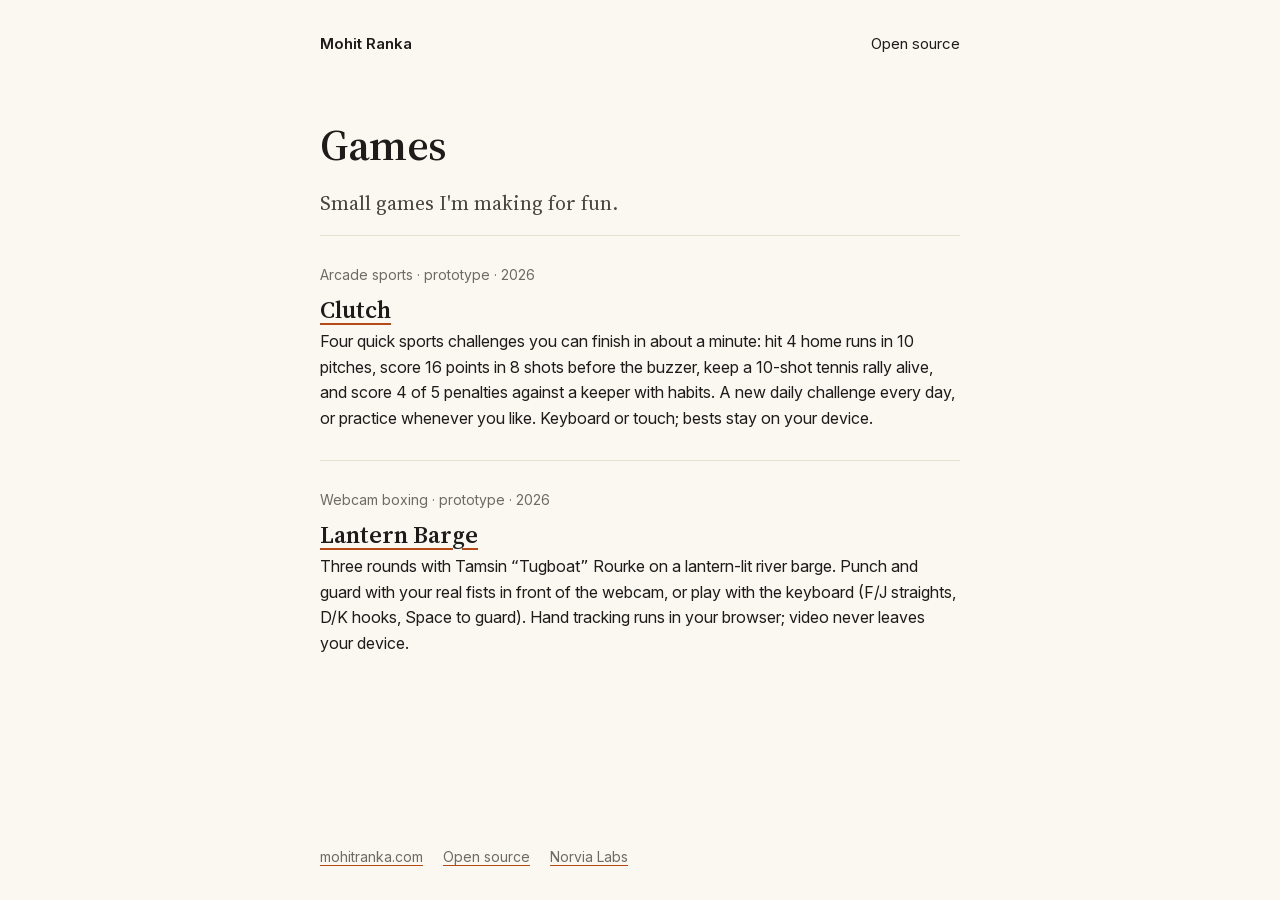
<file: index.html>
<!doctype html>
<html lang="en">
<head>
<meta charset="utf-8">
<meta name="viewport" content="width=device-width, initial-scale=1">
<title>Games · Mohit Ranka</title>
<meta name="description" content="Small games by Mohit Ranka: Clutch, four quick arcade sports challenges, and Lantern Barge, a webcam boxing prototype.">
<link rel="canonical" href="https://games.mohitranka.com/">
<meta property="og:title" content="Games · Mohit Ranka">
<meta property="og:description" content="Small games by Mohit Ranka: Clutch, four quick arcade sports challenges, and Lantern Barge, a webcam boxing prototype.">
<meta property="og:url" content="https://games.mohitranka.com/">
<meta property="og:image" content="https://www.mohitranka.com/images/og.png">
<link rel="preload" href="fonts/source-serif-4-normal-200-900.woff2" as="font" type="font/woff2" crossorigin>
<link rel="stylesheet" href="style.css">
</head>
<body>
<header>
  <a class="home" href="https://www.mohitranka.com/">Mohit Ranka</a>
  <a href="https://opensource.mohitranka.com/">Open source</a>
</header>
<main>
  <h1>Games</h1>
  <p class="lede">Small games I'm making for fun.</p>
  <div class="project">
    <p class="meta">Arcade sports · prototype · 2026</p>
    <h2><a href="clutch/">Clutch</a></h2>
    <p>Four quick sports challenges you can finish in about a minute: hit 4 home runs in 10 pitches, score 16 points in 8 shots before the buzzer, keep a 10-shot tennis rally alive, and score 4 of 5 penalties against a keeper with habits. A new daily challenge every day, or practice whenever you like. Keyboard or touch; bests stay on your device.</p>
  </div>
  <div class="project">
    <p class="meta">Webcam boxing · prototype · 2026</p>
    <h2><a href="lantern_barge/">Lantern Barge</a></h2>
    <p>Three rounds with Tamsin “Tugboat” Rourke on a lantern-lit river barge. Punch and guard with your real fists in front of the webcam, or play with the keyboard (F/J straights, D/K hooks, Space to guard). Hand tracking runs in your browser; video never leaves your device.</p>
  </div>
</main>
<footer>
  <a href="https://www.mohitranka.com/">mohitranka.com</a>
  <a href="https://opensource.mohitranka.com/">Open source</a>
  <a href="https://norvialabs.com/">Norvia Labs</a>
</footer>
</body>
</html>
</file>
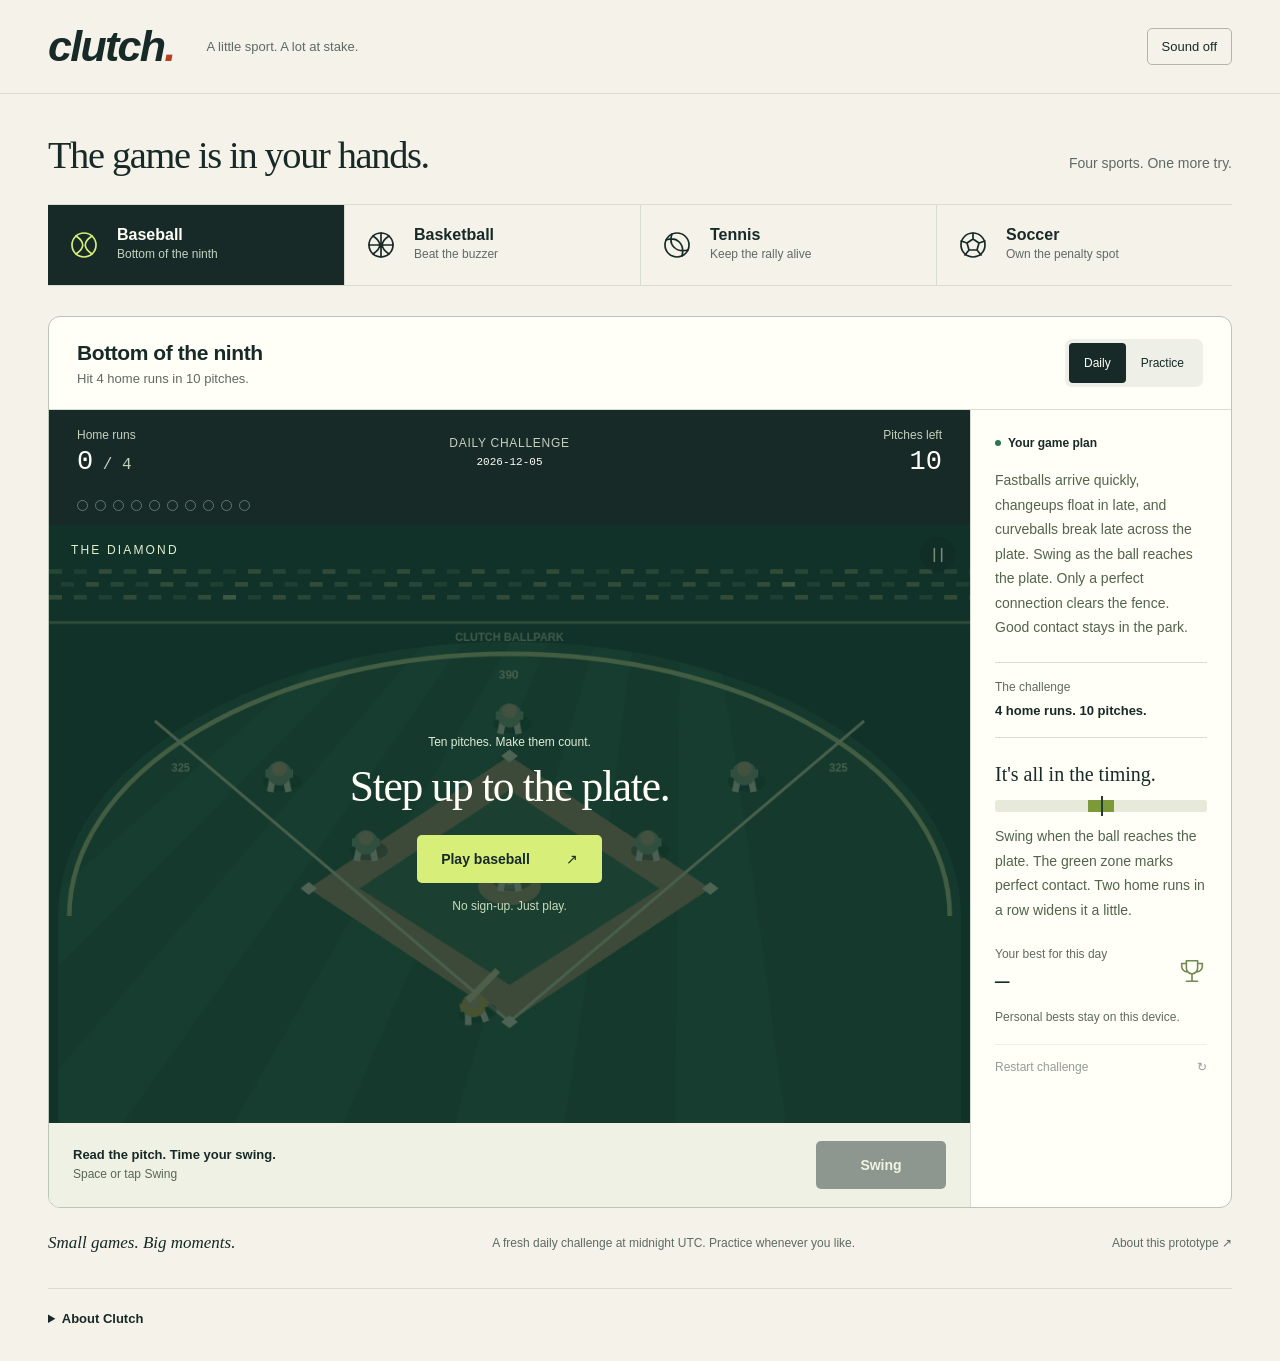
<file: clutch/index.html>
<!doctype html>
<html lang="en">
<head>
  <meta charset="UTF-8">
  <meta name="viewport" content="width=device-width, initial-scale=1, viewport-fit=cover">
  <meta name="theme-color" content="#172a28">
  <meta name="description" content="Four sports. One more try. Play quick baseball, basketball, tennis and soccer challenges in your browser.">
  <title>Clutch — the game is in your hands</title>
  <link rel="icon" href="data:image/svg+xml,%3Csvg xmlns='http://www.w3.org/2000/svg' viewBox='0 0 40 40'%3E%3Crect width='40' height='40' rx='8' fill='%23172a28'/%3E%3Cpath d='M29 12H17L10 28h13' fill='none' stroke='%23d7ef79' stroke-width='5'/%3E%3C/svg%3E">
  <style>@font-face{font-family:Score;src:local("Menlo"),local("Consolas");font-display:swap}
:root{color-scheme:light;--ink:#172a28;--muted:#5e6b63;--paper:#f4f2e9;--line:#d8ddd1;--accent:#d7ef79;--field:#1d5146;--white:#fffef7;--orange:#b54120;--display:Georgia,"Times New Roman",serif;font-family:"Helvetica Neue",Arial,sans-serif;color:var(--ink);background:var(--paper);font-synthesis:none;scrollbar-color:#8a9c8d var(--paper)}
*{box-sizing:border-box}body{margin:0}button,a,input{-webkit-tap-highlight-color:transparent}button{font:inherit;cursor:pointer;border:0}button:disabled{cursor:default;opacity:.45}button:focus-visible,a:focus-visible,input:focus-visible,canvas:focus-visible{outline:3px solid #bd4a27;outline-offset:4px}button,a{touch-action:manipulation}button{color:inherit}a{color:inherit;text-underline-offset:4px}::selection{background:var(--accent);color:var(--ink)}[hidden]{display:none!important}svg{fill:none;stroke:currentColor;stroke-width:1.7;stroke-linecap:round;stroke-linejoin:round}button svg{width:22px;height:22px}.masthead{max-width:1440px;margin:auto;display:flex;align-items:center;gap:32px;padding:25px 48px;border-bottom:1px solid var(--line)}.wordmark{text-decoration:none;font-size:43px;line-height:1;font-weight:800;letter-spacing:-.04em;font-style:italic}.brand-dot{color:var(--orange)}.brand-note{font-size:13px;color:var(--muted)}.masthead>.quiet-button{margin-left:auto}.quiet-button{background:transparent;padding:10px 14px;border:1px solid #aeb8aa;border-radius:5px;font-size:13px}.quiet-button:hover{background:#e5e8dc}main{max-width:1344px;margin:auto;padding:0 48px}.intro{display:flex;justify-content:space-between;align-items:baseline;gap:20px;padding:38px 0 26px}.intro h1{font:normal clamp(28px,3vw,44px)/1.2 var(--display);letter-spacing:-.035em;margin:0}.intro p{font-size:14px;color:var(--muted);margin:0}.sports{display:grid;grid-template-columns:repeat(4,1fr);border-top:1px solid var(--line);border-bottom:1px solid var(--line);margin-bottom:30px}.sports button{position:relative;display:grid;grid-template-columns:37px auto;column-gap:12px;align-items:center;text-align:left;padding:21px 20px;background:transparent}.sports button+button{border-left:1px solid var(--line)}.sports button svg{width:32px;height:32px;grid-row:1/3}.sports button span{font-size:16px;font-weight:650}.sports button small{font-size:12px;line-height:1.7;color:var(--muted)}.sports button[aria-pressed=true]{background:var(--ink);color:var(--white)}.sports button[aria-pressed=true] small{color:#c2d3c2}.sports button[aria-pressed=true] svg{color:var(--accent)}.sports button:hover:not([aria-pressed=true]){background:#e8ebde}.arena{border:1px solid #bac6b7;background:var(--white);border-radius:12px;overflow:hidden}.arena-top{display:flex;justify-content:space-between;align-items:center;padding:22px 28px;border-bottom:1px solid var(--line);gap:16px}.arena-top h2{font-size:21px;margin:0 0 6px;letter-spacing:-.02em}.arena-top p{font-size:13px;margin:0;color:var(--muted)}.mode-switch{display:flex;padding:4px;background:#eeefe7;border-radius:7px}.mode-switch button{padding:8px 15px;background:transparent;border-radius:4px;font-size:12px}.mode-switch button[aria-pressed=true]{background:var(--ink);color:var(--white)}.game-layout{display:grid;grid-template-columns:minmax(0,1fr) 260px}.play-column{min-width:0;border-right:1px solid var(--line)}.scoreboard{display:flex;justify-content:space-between;align-items:center;gap:12px;background:var(--ink);color:var(--white);padding:18px 28px}.scoreboard>div{min-width:90px}.scoreboard span{display:block;color:#c5d0bd;font-size:12px}.scoreboard strong{display:block;font:27px/1.3 Score,monospace;font-variant-numeric:tabular-nums;margin-top:3px}.scoreboard strong span{display:inline;font:16px Score,monospace;color:#c5d0bd}.scoreboard .scoreboard-center{text-align:center}.scoreboard-center span{font-size:12px;letter-spacing:.13em}.scoreboard-center strong{font:11px/1.8 Score,monospace}.remaining{text-align:right}.field-wrap{position:relative;background:var(--field);aspect-ratio:1000/650;overflow:hidden}canvas{display:block;width:100%;height:100%;touch-action:none}.opening{position:absolute;inset:0;background:#102f26bb;display:flex;align-items:center;justify-content:center;text-align:center;padding:24px;color:var(--white)}.opening h3{font:normal clamp(28px,3.4vw,45px)/1.15 var(--display);letter-spacing:-.03em;max-width:450px;margin:12px 0 24px;text-wrap:balance}.opening p{font-size:12px;color:#dfebd7;margin:0}.primary-button{display:inline-flex;align-items:center;justify-content:center;gap:36px;background:var(--accent);color:var(--ink);font-weight:700;font-size:14px;padding:15px 24px;border-radius:5px;min-height:48px}.primary-button:hover{background:#c4e259}.opening .opening-hint{font-size:12px;margin-top:16px;color:#c9dbbd}.field-badge{position:absolute;top:18px;left:22px;color:#e3efcf;font-size:12px;letter-spacing:.18em;pointer-events:none}.pause-button{position:absolute;right:15px;top:12px;background:#102a24;color:#f2f5d9;border-radius:50%;width:35px;height:35px;padding:7px}.pause-button:hover{background:#2d6653}.callout{position:absolute;top:39%;width:100%;text-align:center;pointer-events:none;font:italic 42px/1.1 var(--display);color:#fffbd6;text-shadow:0 3px 10px #10251e;transition:opacity .2s}.controls{display:flex;align-items:center;justify-content:space-between;gap:14px;padding:18px 24px;background:#eff1e5}.action-instructions strong{display:block;font-size:13px;line-height:1.5}.action-instructions>span{display:block;font-size:12px;color:#586855;line-height:1.8}kbd{font-family:inherit;font-size:12px;border:1px solid #a2af96;border-radius:3px;padding:1px 4px;background:#fcfff0}.action-button{background:var(--ink);color:#f4f8df;display:flex;align-items:center;justify-content:center;gap:25px;min-width:130px;min-height:48px;padding:12px 20px;border-radius:5px;font-weight:650;font-size:14px;touch-action:none;user-select:none}.action-button:hover:not(:disabled),.action-button.is-held{background:#32634c}.aim-controls{display:flex;align-items:center;gap:15px;padding:2px 24px 18px;background:#eff1e5;font-size:12px}.aim-controls label{font-weight:700}.aim-controls label span{display:block;font-weight:400;color:#586855;min-width:45px}.aim-controls input{width:100%;accent-color:#24573f;min-width:40px;height:28px;cursor:pointer}.aim-controls>span{white-space:nowrap;color:#586855}.sideline{padding:26px 24px}.sideline-heading{display:flex;align-items:center;gap:7px}.sideline h3{font-size:12px;margin:0}.live-dot{width:6px;height:6px;background:#2e7452;border-radius:50%}.game-plan{font-size:12px;line-height:1.8;color:#52644e;margin:18px 0 22px;max-width:65ch}.target-note{border-top:1px solid var(--line);border-bottom:1px solid var(--line);padding:17px 0}.target-note span,.personal-best span{display:block;font-size:12px;color:var(--muted);margin-bottom:7px}.target-note strong{font-size:13px;line-height:1.5}.how-to{margin-top:24px}.how-to h4{font:normal 20px/1.2 var(--display);margin:0 0 14px}.timing-demo{height:12px;background:#e7eadb;position:relative;border-radius:3px}.timing-demo span{position:absolute;left:44%;width:12%;height:100%;background:#7c9a3c}.timing-demo i{position:absolute;left:50%;height:20px;top:-4px;width:2px;background:#213f2c}.how-to p{font-size:12px;line-height:1.8;color:#52644e;margin:12px 0 0}.personal-best{margin-top:25px;display:flex;justify-content:space-between;align-items:center}.personal-best strong{font:24px Score,monospace}.personal-best svg{width:30px;height:30px;color:#71894f}.storage-note{font-size:12px;line-height:1.7;color:var(--muted)}.text-button{font-size:12px;display:flex;justify-content:space-between;width:100%;padding:15px 0 0;margin-top:16px;background:none;border-top:1px solid var(--line)}.text-button:hover:not(:disabled){color:#ad3b20}.result{display:flex;justify-content:space-between;gap:24px;align-items:center;background:#e6efcf;padding:25px 28px;border-top:1px solid #bdcbaa}.result>div>span{font-size:12px}.result h3{font:normal 30px var(--display);letter-spacing:-.02em;margin:7px 0}.result p{font-size:12px;line-height:1.6;margin:0}.result-actions{display:flex;gap:12px;flex-shrink:0}.result .quiet-button{min-height:48px}footer{display:flex;align-items:center;justify-content:space-between;gap:20px;padding:25px 0 35px;font-size:12px;color:var(--muted)}footer>span{font:italic 17px var(--display);color:var(--ink)}footer p{margin:0;font-size:12px}footer a{text-decoration:none}.sr-only{position:absolute;width:1px;height:1px;padding:0;margin:-1px;overflow:hidden;clip:rect(0,0,0,0);white-space:nowrap;border:0}
@media(min-width:1400px){main{padding:0 48px}.field-wrap{max-height:510px}}
@media(max-width:1000px){main{padding:0 26px}.masthead{padding:20px 26px}.game-layout{grid-template-columns:minmax(0,1fr) 220px}.sideline{padding:22px 18px}.sports button{padding:18px 12px;column-gap:8px}.sports button small{font-size:12px}.intro p{font-size:12px}.scoreboard{padding:15px 20px}.controls{padding:16px}.action-instructions strong{font-size:12px}.action-button{min-width:110px;gap:12px}}
@media(max-width:720px){.masthead{padding:16px 18px}.wordmark{font-size:34px}.brand-note{display:none}main{padding:0 14px}.intro{display:block;padding:26px 3px 22px}.intro h1{font-size:30px}.intro p{margin-top:9px}.sports{margin-bottom:20px}.sports button{display:flex;flex-direction:column;gap:6px;text-align:center;padding:13px 3px}.sports button svg{width:26px;height:26px}.sports button span{font-size:12px}.sports button small{display:none}.arena-top{padding:18px 16px;align-items:flex-start}.arena-top h2{font-size:17px;line-height:1.3}.arena-top p{font-size:12px;line-height:1.5;max-width:180px}.mode-switch button{padding:8px 9px;font-size:12px}.mode-switch{padding:3px;flex-shrink:0}.game-layout{display:block}.play-column{border-right:0}.scoreboard{padding:13px 16px}.scoreboard>div{min-width:65px}.scoreboard strong{font-size:23px}.scoreboard strong span{font-size:13px}.scoreboard span{font-size:12px}.scoreboard-center span{font-size:12px;letter-spacing:.07em}.scoreboard-center strong{font-size:12px}.field-wrap{aspect-ratio:1.3}.opening h3{font-size:32px;margin:12px 0 20px}.opening p{font-size:12px}.field-badge{font-size:12px;left:15px;top:15px}.opening .opening-hint{font-size:12px}.controls{gap:8px;padding:14px 12px}.action-instructions strong{font-size:12px;max-width:195px}.action-instructions>span{font-size:12px}.action-button{min-width:92px;min-height:48px;gap:8px;font-size:12px;padding:12px}.aim-controls{padding:0 14px 14px;gap:8px}.aim-controls>span{font-size:12px}.sideline{border-top:1px solid var(--line);display:grid;grid-template-columns:1fr 1fr;gap:0 22px;padding:20px 16px}.sideline-heading{grid-column:1}.game-plan{grid-column:1;grid-row:2/5;font-size:12px;margin:12px 0 0}.target-note{grid-column:2;grid-row:1/3;border:0;padding:0}.target-note strong{font-size:12px}.target-note span{font-size:12px}.how-to{grid-column:1/3;margin-top:20px;padding-top:16px;border-top:1px solid var(--line)}.how-to h4{font-size:19px}.how-to p{font-size:12px}.personal-best{grid-column:2;grid-row:3/5;margin-top:15px}.personal-best svg{width:25px}.storage-note{grid-column:1/3;margin-bottom:0}.text-button{grid-column:1/3;margin-top:10px;padding-top:12px}.result{display:block;padding:22px 16px}.result h3{font-size:28px}.result-actions{margin-top:20px}.result-actions .primary-button{flex:1}footer{flex-wrap:wrap;padding:23px 3px;gap:15px}footer p{order:3;flex-basis:100%;font-size:12px}footer>span{font-size:15px}footer a{font-size:12px}.callout{font-size:32px}}
@media(prefers-reduced-motion:reduce){*{transition:none!important;scroll-behavior:auto!important}}

/* Reading and touch targets stay legible on compact displays. */
.game-plan,.how-to p{font-size:14px;line-height:1.75}.storage-note{font-size:12px}.scoreboard-center span{letter-spacing:.06em}.mode-switch button{min-height:40px}.sports button{min-height:60px}
@media(max-width:720px){.game-plan,.how-to p{font-size:13px}.scoreboard .scoreboard-center{min-width:0;max-width:112px}.scoreboard-center span{font-size:11px;line-height:1.4}.scoreboard-center strong{font-size:11px}.target-note{padding-top:2px}.action-instructions strong{font-size:12px}.action-instructions>span{font-size:11px}.arena-top p{font-size:12px}.mode-switch button{font-size:11px}footer p,footer a{font-size:11px}}

.about{border-top:1px solid var(--line);padding:18px 0 30px;font-size:13px;line-height:1.8;color:var(--muted)}.about summary{cursor:pointer;color:var(--ink);font-weight:600}.about p{max-width:75ch}.result p{overflow-wrap:anywhere}

/* Attempt history, shot labels, callouts and result moments. */
.history-bar{display:flex;align-items:center;justify-content:space-between;gap:12px;background:var(--ink);padding:0 28px 12px;min-height:26px}
.history{display:flex;flex-wrap:wrap;align-items:center;gap:7px;list-style:none;margin:0;padding:0;min-height:14px}
.history li{width:11px;height:11px;border-radius:50%;border:1.5px solid #5d7a6c;background:transparent;flex-shrink:0}
.history li.is-good{background:#f2f5d9;border-color:#f2f5d9}
.history li.is-perfect{background:var(--accent);border-color:var(--accent);border-radius:2px;transform:rotate(45deg) scale(.9)}
.history li.is-miss{border-color:#e07a55;background:none;border-radius:2px;height:3px;width:11px;border-width:0;background:#e07a55}
.history li.is-new{animation:dot-in .35s cubic-bezier(.2,1.6,.4,1)}
.history li.is-perfect.is-new{animation:dot-in-perfect .4s cubic-bezier(.2,1.6,.4,1)}
.streak-chip{font:12px/1 Score,monospace;color:var(--ink);background:var(--accent);padding:4px 8px;border-radius:4px;white-space:nowrap;animation:chip-in .3s ease-out}
.shot-label{position:absolute;top:16px;left:50%;transform:translateX(-50%);max-width:calc(100% - 260px);overflow:hidden;text-overflow:ellipsis;white-space:nowrap;background:#102a24e6;color:#f2f5d9;font-size:12px;font-weight:650;letter-spacing:.08em;text-transform:uppercase;padding:7px 12px;border-radius:4px;border:1px solid #4d7a5f;pointer-events:none;animation:label-in .3s ease-out}
.callout{display:flex;flex-direction:column;align-items:center;gap:8px;opacity:0}
.callout-main{display:block;transform-origin:50% 60%}
.callout-sub{display:block;font:600 15px/1.2 "Helvetica Neue",Arial,sans-serif;font-style:normal;letter-spacing:.12em;text-transform:uppercase;color:#e3efcf}
.callout-sub:empty{display:none}
.callout.is-good .callout-main{animation:callout-pop .38s cubic-bezier(.2,1.5,.4,1)}
.callout.is-perfect .callout-main{font-size:1.45em;color:var(--accent);animation:callout-perfect .55s cubic-bezier(.2,1.6,.35,1)}
.callout.is-perfect .callout-sub{color:var(--accent)}
.callout.is-miss .callout-main{color:#f3d9c9;font-size:.85em;animation:callout-miss .4s ease-out}
.callout.is-streak .callout-sub{animation:chip-in .4s .12s ease-out both}
#score.bump{animation:score-bump .45s ease-out}
.pb-badge{display:inline-block;margin-left:10px;font-size:11px;font-weight:700;letter-spacing:.08em;text-transform:uppercase;background:var(--ink);color:var(--accent);padding:3px 8px;border-radius:4px;animation:pb-in .6s cubic-bezier(.2,1.6,.4,1) both}
.result-run{display:flex;flex-wrap:wrap;align-items:center;gap:8px 16px;margin-top:12px}
.history-result{background:var(--ink);padding:7px 10px;border-radius:5px}
.result .result-stats{font:12px/1.5 Score,monospace;color:#33473a}
@keyframes dot-in{0%{transform:scale(0)}100%{transform:scale(1)}}
@keyframes dot-in-perfect{0%{transform:rotate(45deg) scale(0)}100%{transform:rotate(45deg) scale(.9)}}
@keyframes chip-in{0%{opacity:0;transform:translateY(6px)}100%{opacity:1;transform:none}}
@keyframes label-in{0%{opacity:0;transform:translate(-50%,-8px)}100%{opacity:1;transform:translate(-50%,0)}}
@keyframes callout-pop{0%{transform:scale(.55);opacity:0}60%{transform:scale(1.1);opacity:1}100%{transform:scale(1)}}
@keyframes callout-perfect{0%{transform:scale(.35) rotate(-6deg);opacity:0}45%{transform:scale(1.18) rotate(2deg);opacity:1}70%{transform:scale(.96)}100%{transform:scale(1)}}
@keyframes callout-miss{0%,100%{transform:translateX(0)}20%{transform:translateX(-9px)}40%{transform:translateX(7px)}60%{transform:translateX(-4px)}80%{transform:translateX(2px)}}
@keyframes score-bump{0%{transform:scale(1)}35%{transform:scale(1.18);color:var(--accent)}100%{transform:scale(1)}}
@keyframes label-in-left{0%{opacity:0;transform:translateY(-8px)}100%{opacity:1;transform:none}}
@keyframes pb-in{0%{opacity:0;transform:scale(.6)}100%{opacity:1;transform:scale(1)}}
#score{transform-origin:left center}
@media(max-width:720px){.history-bar{padding:0 16px 10px}.history{gap:6px}.history li{width:10px;height:10px}.history li.is-miss{width:10px}.shot-label{top:12px;left:12px;transform:none;max-width:calc(100% - 70px);font-size:11px;padding:6px 10px;animation-name:label-in-left}.field-wrap.has-shot-label .field-badge{visibility:hidden}.callout-sub{font-size:12px}.pb-badge{margin:6px 0 0;display:table}}
/* Round 2: soccer height, special shot labels, contested and clutch callouts. */
.height-controls{padding-top:0}.height-controls label span.is-warning{color:#ad3b20;font-weight:700}
.shot-label.is-money,.shot-label.is-clutch{background:var(--accent);color:var(--ink);border-color:var(--accent)}
.shot-label.is-closeout{border-color:#e07a55}
.field-wrap[data-scene=soccer] .callout{top:54%}
/* Basketball: keep the rim and net clear; centre the callout over the floor (canvas y ≈ 405). */
.field-wrap[data-scene=basketball] .callout{top:62%;transform:translateY(-50%)}
.callout.is-contested .callout-sub{color:#f3b79c}
@media(max-width:720px){.height-controls{padding-top:0}}
@media(prefers-reduced-motion:reduce){*,*::before,*::after{animation:none!important}}
</style>
</head>
<body>
  <header class="masthead">
    <a class="wordmark" href="#baseball" aria-label="Clutch home">clutch<span class="brand-dot">.</span></a>
    <span class="brand-note">A little sport. A lot at stake.</span>
    <button id="sound" class="quiet-button" aria-pressed="false">Sound off</button>
  </header>
  <main>
    <div class="intro"><h1>The game is in your hands.</h1><p>Four sports. One more try.</p></div>
    <nav class="sports" aria-label="Choose your sport">
      <button data-sport="baseball" aria-pressed="true"><svg viewBox="0 0 32 32" aria-hidden="true"><circle cx="16" cy="16" r="12"/><path d="M8 7c9 6 9 12 0 18M24 7c-9 6-9 12 0 18"/></svg><span>Baseball</span><small>Bottom of the ninth</small></button>
      <button data-sport="basketball" aria-pressed="false"><svg viewBox="0 0 32 32" aria-hidden="true"><circle cx="16" cy="16" r="12"/><path d="M4 16h24M16 4v24M8 7c9 6 9 12 0 18M24 7c-9 6-9 12 0 18"/></svg><span>Basketball</span><small>Beat the buzzer</small></button>
      <button data-sport="tennis" aria-pressed="false"><svg viewBox="0 0 32 32" aria-hidden="true"><circle cx="16" cy="16" r="12"/><path d="M5 11c11-4 19 4 16 16M11 5c-4 11 4 19 16 16"/></svg><span>Tennis</span><small>Keep the rally alive</small></button>
      <button data-sport="soccer" aria-pressed="false"><svg viewBox="0 0 32 32" aria-hidden="true"><circle cx="16" cy="16" r="12"/><path d="m16 10 6 4-2 7h-8l-2-7zM16 10V4M22 14l6-2M20 21l4 5M12 21l-4 5M10 14l-6-2"/></svg><span>Soccer</span><small>Own the penalty spot</small></button>
    </nav>
    <section class="arena" aria-labelledby="game-title">
      <div class="arena-top"><div><h2 id="game-title">Bottom of the ninth</h2><p id="challenge-copy">Hit 4 home runs in 10 pitches.</p></div><div class="mode-switch" role="group" aria-label="Challenge mode"><button id="daily" aria-pressed="true">Daily</button><button id="practice" aria-pressed="false">Practice</button></div></div>
      <div class="game-layout">
        <div class="play-column">
          <div class="scoreboard"><div><span id="score-label">Home runs</span><strong id="score">0<span> / 4</span></strong></div><div class="scoreboard-center"><span id="mode-label">DAILY CHALLENGE</span><strong id="day-label"></strong></div><div class="remaining"><span id="remaining-label">Pitches left</span><strong id="remaining">10</strong></div></div>
          <div class="history-bar"><ol id="history" class="history" aria-label="Attempt history: none yet"></ol><span id="streak-chip" class="streak-chip" hidden></span></div>
          <div class="field-wrap" id="field-wrap">
            <canvas id="field" width="1000" height="650" tabindex="0" aria-label="Baseball game. Press Space to swing when the pitch reaches the plate."></canvas>
            <div id="opening" class="opening"><div><p id="opening-detail">Ten pitches. Make them count.</p><h3 id="opening-title">Step up to the plate.</h3><button id="start" class="primary-button">Play baseball <span aria-hidden="true">↗</span></button><p class="opening-hint">No sign-up. Just play.</p></div></div>
            <div id="pause-overlay" class="opening" hidden><div><h3>Take a breather.</h3><button id="resume" class="primary-button">Resume game</button></div></div>
            <div class="field-badge" id="field-badge">THE DIAMOND</div>
            <button class="pause-button" id="pause" aria-label="Pause game" disabled><svg viewBox="0 0 24 24" aria-hidden="true"><path d="M8 5v14M16 5v14"/></svg></button>
            <div class="shot-label" id="shot-label" aria-hidden="true" hidden></div>
            <div class="callout" id="callout" aria-hidden="true"><span id="callout-main" class="callout-main"></span><span id="callout-sub" class="callout-sub"></span></div>
          </div>
          <div class="controls"><div class="action-instructions"><strong id="instruction">Watch the pitch. Time your swing.</strong><span id="input-hint"><kbd>Space</kbd> or tap Swing</span></div><button id="action" class="action-button" disabled>Swing <svg viewBox="0 0 24 24" aria-hidden="true"><path d="m5 19 14-14M9 5h10v10"/></svg></button></div>
          <div id="aim-controls" class="aim-controls" hidden><label for="aim">Aim <span id="aim-label">Centre</span></label><input id="aim" type="range" min="-1" max="1" step="0.02" value="0" aria-label="Aim left or right"><span>← Left · Right →</span></div>
          <div id="height-controls" class="aim-controls height-controls" hidden><label for="aim-height">Height <span id="height-label">Low</span></label><input id="aim-height" type="range" min="0" max="1" step="0.02" value="0.3" aria-label="Shot height, from along the ground to the top corner"><span>↓ Low · High ↑</span></div>
          <p id="live-status" class="sr-only" role="status" aria-live="polite"></p>
        </div>
        <aside class="sideline">
          <div class="sideline-heading"><span class="live-dot"></span><h3>Your game plan</h3></div>
          <p id="game-plan" class="game-plan">Read the pitch, wait for the ball, and swing as it reaches the plate. A clean connection sends it over the fence.</p>
          <div class="target-note"><span>The challenge</span><strong id="target-note">4 home runs. 10 pitches.</strong></div>
          <div class="how-to"><h4 id="mechanic-title">It's all in the timing.</h4><div class="timing-demo" aria-hidden="true"><span></span><i></i></div><p id="mechanic-copy">The narrow green zone is your sweet spot. Early or late swings stay in the park.</p></div>
          <div class="personal-best"><div><span id="best-label">Your best today</span><strong id="best">—</strong></div><svg viewBox="0 0 32 32" aria-hidden="true"><path d="M10 5h12v8a6 6 0 0 1-12 0zM10 8H5v3a6 6 0 0 0 6 6M22 8h5v3a6 6 0 0 1-6 6M16 19v7M10 27h12"/></svg></div>
          <p class="storage-note" id="storage-note">Personal bests stay on this device.</p>
          <button id="restart" class="text-button" disabled>Restart challenge <span aria-hidden="true">↻</span></button>
        </aside>
      </div>
      <div id="result" class="result" hidden><div><span id="result-outcome">Challenge complete</span><span id="result-pb" class="pb-badge" hidden>New personal best</span><h3 id="result-title"></h3><p id="result-copy"></p><div class="result-run"><ol id="result-history" class="history history-result" aria-label="Attempt history"></ol><p id="result-stats" class="result-stats"></p></div></div><div class="result-actions"><button id="replay" class="primary-button">Play again</button><button id="share" class="quiet-button">Copy result</button></div></div>
    </section>
    <footer><span>Small games. Big moments.</span><p id="footer-note">A fresh daily challenge at midnight UTC. Practice whenever you like.</p><a href="#about">About this prototype <span aria-hidden="true">↗</span></a></footer>
    <details id="about" class="about"><summary>About Clutch</summary><p>Four original, short arcade sports challenges. These are simplified sports games, with personal bests saved on this device and no public leaderboard. The same game code is packaged for standalone web and Reddit. Clutch is a working prototype name.</p><p>Keyboard: choose a sport and press Play, then use Space for the main action. In basketball, hold and release Space. In tennis, use the left and right arrow keys or the aim slider. In soccer, left and right aim across the goal and up and down set the height; the Aim and Height sliders do the same. Escape pauses the game. On touch screens, use the action button and sliders, or tap the goal in soccer to pick a spot.</p><p>These games include visual timing and aiming challenges. They do not yet offer equivalent nonvisual gameplay.</p></details>
  </main>
  <script type="module">
const SPORTS = {
  baseball: { title: 'Bottom of the ninth', challenge: 'Hit 4 home runs in 10 pitches.', target: 4, attempts: 10, unit: 'home runs', scoreLabel: 'Home runs', remaining: 'Pitches left', action: 'Swing', badge: 'THE DIAMOND', opening: 'Step up to the plate.', detail: 'Ten pitches. Make them count.', instruction: 'Read the pitch. Time your swing.', hint: 'Space or tap Swing', plan: 'Fastballs arrive quickly, changeups float in late, and curveballs break late across the plate. Swing as the ball reaches the plate. Only a perfect connection clears the fence. Good contact stays in the park.', mechanic: "It's all in the timing.", help: 'Swing when the ball reaches the plate. The green zone marks perfect contact. Two home runs in a row widens it a little.', targetNote: '4 home runs. 10 pitches.' },
  basketball: { title: 'Beat the buzzer', challenge: 'Score 16 points in 8 shots.', target: 16, attempts: 8, unit: 'points', scoreLabel: 'Points', remaining: 'Shots left', action: 'Hold to shoot', badge: 'THE HARDWOOD', opening: 'Find your shooting touch.', detail: 'Eight shots. Nothing but net.', instruction: 'Hold to build power. Release in the green.', hint: 'Hold Space or hold the button', plan: 'Hold the shot button to charge, then release in the green zone. Shots from inside the arc are worth two and forgive more. Threes are worth three, with a narrower zone and a faster meter. When a defender closes out, start your hold right away: a release after they arrive is contested. The last shot is a money ball worth double.', mechanic: 'Find your release.', help: 'Each shot comes from a different spot. Deeper spots move the green zone up, narrow it, and charge faster. A closing defender halves the green zone if they arrive before you release. Two makes in a row widens it. The final shot counts double.', targetNote: '16 points. 8 shots.' },
  tennis: { title: 'Keep the rally alive', challenge: 'Build a 10-shot rally with 3 lives.', target: 10, unit: 'shot rally', scoreLabel: 'Best rally', remaining: 'Lives left', action: 'Return', badge: 'CENTRE COURT', opening: 'Make the next shot count.', detail: 'Find a rhythm. Hold the line.', instruction: 'Time your return. Aim away from your opponent.', hint: 'Space to return · arrows to aim', plan: 'Return the ball as it reaches your baseline. Flat drives come fast. Topspin sits up and is easier to time. From the eighth return the opponent turns to a pressure slice: slow, but with a very narrow window. Aim away from the opponent for a wider timing window.', mechanic: 'Rhythm meets placement.', help: 'Use the aim slider or arrow keys. Returning toward the opponent narrows your timing window. The ball speeds up as your rally grows, and the last returns of a 10-shot rally are pressure slices.', targetNote: '10-shot rally. 3 lives.' },
  soccer: { title: 'Own the penalty spot', challenge: 'Score 4 goals from 5 penalties.', target: 4, attempts: 5, unit: 'goals', scoreLabel: 'Goals', remaining: 'Kicks left', action: 'Shoot', badge: 'THE PENALTY SPOT', opening: 'Pick your corner.', detail: 'Five penalties. Keep your nerve.', instruction: 'Read the keeper. Shoot the other way.', hint: 'Space to shoot · arrows aim and lift', plan: 'Each keeper has a habit. Some lean before they dive, then dive early. Others sway on the line. Some drift toward a corner you hold your aim on. Wait for the tell, then shoot the other way. Aim high: keepers reach low shots more easily. Too close to the posts goes wide, and too high goes over the bar. The fifth kick is sudden pressure, with a shorter clock.', mechanic: 'Send the keeper the wrong way.', help: 'A keeper standing in the middle covers almost the whole goal. An early diver leans first and then dives. A swaying keeper leaves the far corner open. A keeper who reads your aim follows it while it stays still, so switch corners and shoot quickly. Set the height with the up and down arrows or the height slider. Low shots are easier to save; high shots near a post are the best finish.', targetNote: '4 goals. 5 penalties.' }
};

// Default flight length in seconds. Each settled result sets game.flightDuration, which may differ.
const FLIGHT_SECONDS = 1.2;
// Consecutive successes needed to make an attempt "hot", and the window bonus that follows.
const HOT_STREAK = 2;
const HOT_WINDOW_BONUS = 1.15, BASEBALL_HOT_BONUS = 1.08;

// Windows are in seconds of error around the ideal moment.
const PITCH_TYPES = {
  fastball: { label: 'Fastball', duration: [1.25, 1.45], lane: [.15, .35], perfect: .023, good: .12 },
  changeup: { label: 'Changeup', duration: [2.0, 2.3], lane: [.2, .45], perfect: .026, good: .14 },
  curveball: { label: 'Curveball', duration: [1.65, 1.85], lane: [1, 1.35], perfect: .025, good: .13 }
};
const PITCH_BAG = ['fastball', 'fastball', 'fastball', 'fastball', 'changeup', 'changeup', 'changeup', 'curveball', 'curveball', 'curveball'];
// Power-meter units. `charge` is the seconds to reach full power.
const SHOT_SPOTS = {
  paint: { label: 'Paint jumper', points: 2, target: .4, lane: .2, charge: 1.5, perfect: .024, good: .056 },
  elbow: { label: 'Elbow jumper', points: 2, target: .52, lane: .55, charge: 1.4, perfect: .022, good: .05 },
  corner: { label: 'Corner three', points: 3, target: .62, lane: 1, charge: 1.3, perfect: .017, good: .039 },
  top: { label: 'Top of the key three', points: 3, target: .7, lane: .1, charge: 1.25, perfect: .015, good: .035 }
};
const SPOT_BAG = ['paint', 'paint', 'elbow', 'elbow', 'corner', 'corner', 'top', 'top'];
// `speed` multiplies the incoming duration; `window` is the timing half-window in seconds when aimed away.
// From rally PRESSURE_RALLY the opponent only hits the low slice, so a rally is earned on its last shots.
const SPIN_TYPES = {
  flat: { label: 'Flat drive', speed: .84, window: .12 },
  topspin: { label: 'Heavy topspin', speed: 1, window: .15 },
  slice: { label: 'Pressure slice', speed: 1.2, window: .034 }
};
const PRESSURE_RALLY = 8;
const KEEPER_TYPES = {
  early: { label: 'Keeper dives early' },
  sway: { label: 'Keeper sways on the line' },
  reader: { label: 'Keeper reads your aim' }
};
const KEEPER_BAG = ['early', 'early', 'sway', 'reader', 'reader'];
// A standing keeper's sideways dive reach shrinks with shot height: KEEPER_REACH - KEEPER_REACH_HIGH * aimY.
const KEEPER_REACH = .81, KEEPER_REACH_HIGH = .12, KEEPER_BODY = .24, KEEPER_DIVE_BODY = .32, POST_LIMIT = .92;
const EARLY_LEAN = .4, EARLY_DOWN = .17, EARLY_RISE = .2, EARLY_CYCLE = 2.3;
const READER_SETTLE = .15, READER_SPEED = 1.5, READER_LIMIT = .62;
const KICK_CLOCK = 6, CLUTCH_CLOCK = 3.5, BAR_LIMIT = .92, DEFAULT_AIM_Y = .3, KEEPER_HANDS = .85;
// Basketball: a defender closing out halves both windows; the last shot is a money ball for double points.
const CONTEST_FACTOR = .5, CLOSEOUT_SLACK = [.22, .46], CLOSEOUT_BAG = [1, 1, 1, 1, 0, 0, 0];

function randomFromSeed(seed) {
  let value = 2166136261;
  for (const char of String(seed)) value = Math.imul(value ^ char.charCodeAt(0), 16777619);
  return () => {
    value += 0x6D2B79F5;
    let t = Math.imul(value ^ value >>> 15, 1 | value);
    t ^= t + Math.imul(t ^ t >>> 7, 61 | t);
    return ((t ^ t >>> 14) >>> 0) / 4294967296;
  };
}

function utcDay(date = new Date()) { return date.toISOString().slice(0, 10); }
const clamp = (value, low, high) => Math.max(low, Math.min(high, value));
const drawBetween = (random, [low, high]) => low + random() * (high - low);

function shuffledBag(bag, random) {
  const items = [...bag];
  for (let i = items.length - 1; i > 0; i--) {
    const j = Math.floor(random() * (i + 1));
    [items[i], items[j]] = [items[j], items[i]];
  }
  return items;
}

function createGame(sport, seed) {
  if (!Object.hasOwn(SPORTS, sport)) throw new Error('Unknown sport');
  const random = randomFromSeed(`${sport}:${seed}`);
  const plan = { baseball: PITCH_BAG, basketball: SPOT_BAG, soccer: KEEPER_BAG }[sport];
  const closeouts = sport === 'basketball' ? [0, ...shuffledBag(CLOSEOUT_BAG, random)] : [];
  return { sport, seed, random, phase: 'ready', score: 0, used: 0, lives: 3, rally: 0, aim: 0, aimY: DEFAULT_AIM_Y, time: 0, holdStart: null, closeouts, shotTime: 0, flightDuration: FLIGHT_SECONDS, feedback: '', result: null, holding: false, power: 0, streak: 0, bestStreak: 0, history: [], shot: null, plan: plan ? shuffledBag(plan, random) : [], next: null };
}

// Every attempt draws the same number of random values, so a daily setup never depends on how the player did.
function nextAttempt(game) {
  game.phase = 'playing';
  game.time = 0;
  game.holding = false;
  game.power = 0;
  game.holdStart = null;
  game.result = null;
  const r = Array.from({ length: 6 }, game.random);
  const side = r[1] < .5 ? -1 : 1;
  const hot = game.streak >= HOT_STREAK;
  const shot = { kind: '', label: '', hot, duration: 1.65 + r[0] * .6, lane: (r[1] - .5) * 1.4, target: .38 + r[2] * .34, opponent: (r[3] - .5) * 1.5, keeperPhase: r[4] * Math.PI * 2, keeperSpeed: 3.1 + r[5] * .5, jitter: r[5] };
  if (game.sport === 'baseball') {
    const pitch = PITCH_TYPES[game.plan[game.used % game.plan.length]];
    Object.assign(shot, { kind: game.plan[game.used % game.plan.length], label: pitch.label, duration: drawBetween(() => r[0], pitch.duration), lane: side * drawBetween(() => r[2], pitch.lane) });
    shot.window = { perfect: pitch.perfect * (hot ? BASEBALL_HOT_BONUS : 1) / shot.duration, good: pitch.good / shot.duration };
  } else if (game.sport === 'basketball') {
    const kind = game.plan[game.used % game.plan.length], spot = SHOT_SPOTS[kind];
    Object.assign(shot, { kind, label: spot.label, points: spot.points, charge: spot.charge, lane: side * spot.lane * (.8 + r[2] * .2), target: spot.target + (r[0] - .5) * .06 });
    shot.window = { perfect: spot.perfect * (hot ? HOT_WINDOW_BONUS : 1), good: spot.good * (hot ? HOT_WINDOW_BONUS : 1) };
    shot.money = game.used === SPORTS.basketball.attempts - 1;
    if (game.closeouts[game.used]) { shot.closeout = shot.target * shot.charge + drawBetween(() => r[3], CLOSEOUT_SLACK); shot.label += ' · Closeout'; }
    if (shot.money) shot.label = `Money ball · double points · ${shot.label}`;
  } else if (game.sport === 'tennis') {
    const kind = game.rally >= PRESSURE_RALLY ? 'slice' : r[0] < .5 ? 'topspin' : 'flat';
    Object.assign(shot, { kind, label: SPIN_TYPES[kind].label, spin: SPIN_TYPES[kind].window, duration: Math.max(.85, 2.05 - game.rally * .08) * SPIN_TYPES[kind].speed, lane: (r[1] - .5) * 1.4 });
  } else {
    const kind = game.plan[game.used % game.plan.length];
    const clutch = game.used === SPORTS.soccer.attempts - 1;
    Object.assign(shot, { kind, label: clutch ? `Sudden pressure · ${KEEPER_TYPES[kind].label}` : KEEPER_TYPES[kind].label, clutch, duration: clutch ? CLUTCH_CLOCK : KICK_CLOCK, side, commitAt: 1 + r[2] * .8, keeperX: 0, aimSeen: game.aim, still: 0 });
  }
  game.shot = shot;
}

function earlyKeeper(shot, time) {
  const cycle = Math.max(0, Math.floor((time - shot.commitAt + EARLY_LEAN) / EARLY_CYCLE));
  const local = time - shot.commitAt - cycle * EARLY_CYCLE;
  const side = shot.side * (cycle % 2 ? -1 : 1);
  const idle = Math.sin(time * 4.2) * .05;
  if (local < -EARLY_LEAN) return { x: idle, committed: false, lean: 0, dive: null };
  if (local < 0) { const lean = (local + EARLY_LEAN) / EARLY_LEAN; return { x: side * .18 * lean, committed: false, lean: side * lean, dive: null }; }
  if (local < EARLY_DOWN) return { x: side * (.18 + .52 * Math.min(1, local / .2)), committed: true, lean: side, dive: side * .7 };
  if (local < EARLY_DOWN + EARLY_RISE) return { x: side * .7 * (1 - (local - EARLY_DOWN) / EARLY_RISE), committed: false, lean: 0, dive: null };
  return { x: idle, committed: false, lean: 0, dive: null };
}

// Where the keeper is now: x (-1..1), whether they have already committed to a dive, and a lean (-1..1) tell.
function keeperPose(game) {
  const shot = game.shot;
  if (!shot) return { x: 0, committed: false, lean: 0, dive: null };
  if (shot.kind === 'early') return earlyKeeper(shot, game.time);
  if (shot.kind === 'reader') return { x: shot.keeperX, committed: false, lean: clamp(shot.keeperX / READER_LIMIT, -1, 1) * (shot.still > READER_SETTLE ? 1 : 0), dive: null };
  const x = Math.sin(game.time * shot.keeperSpeed + shot.keeperPhase) * .25;
  return { x, committed: false, lean: Math.cos(game.time * shot.keeperSpeed + shot.keeperPhase), dive: null };
}
function keeperPosition(game) { return game.shot ? keeperPose(game).x : 0; }

// The outcome of a penalty struck now at (`aim`, `aimY`), without taking the shot.
// Low shots are easier to reach; high shots near a post are the best finish; above BAR_LIMIT is over the bar.
function penaltyCall(game, aim = game.aim, aimY = game.aimY ?? DEFAULT_AIM_Y) {
  const pose = keeperPose(game);
  const wide = Math.abs(aim) > POST_LIMIT, over = !wide && aimY > BAR_LIMIT;
  const reach = KEEPER_REACH - KEEPER_REACH_HIGH * clamp(aimY, 0, 1);
  const dive = pose.committed ? pose.dive : clamp(pose.x + clamp(aim - pose.x, -reach, reach), -1, 1);
  const margin = Math.abs(aim - dive) - (pose.committed ? KEEPER_DIVE_BODY : KEEPER_BODY);
  const onTarget = !wide && !over;
  return { wide, over, saved: onTarget && margin < 0, goal: onTarget && margin >= 0, dive, diveY: pose.committed ? .4 : Math.min(KEEPER_HANDS, clamp(aimY, 0, 1)), margin, keeper: pose.x, committed: pose.committed };
}

// Basketball: whether a release now would be contested, and the windows that would apply.
function isContested(game) { return Number.isFinite(game.shot?.closeout) && game.time >= game.shot.closeout; }
function shotWindow(game) {
  const window = game.shot?.window ?? { perfect: 0, good: 0 }, factor = isContested(game) ? CONTEST_FACTOR : 1;
  return { perfect: window.perfect * factor, good: window.good * factor };
}

function timing(game) { return game.time / game.shot.duration; }
function tennisWindow(game) {
  if (!game.shot) return .065;
  const placement = .6 + .4 * Math.min(1, Math.abs(game.aim - (game.shot.opponent ?? 0)));
  return (game.shot.spin ?? SPIN_TYPES.flat.window) * placement / game.shot.duration;
}

function startGame(game) {
  if (game.phase !== 'ready') return;
  nextAttempt(game);
}

function flightFor(sport, result) {
  if (sport === 'baseball') return result.quality === 'perfect' ? 1.6 : result.contact ? 1.25 : .85;
  if (sport === 'basketball') return result.success ? 1.15 : 1;
  if (sport === 'tennis') return result.success ? 1 : 1.1;
  return result.success ? 1.3 : 1.1;
}

function settle(game, result) {
  result.quality ??= result.success ? 'good' : 'miss';
  result.kind = game.shot?.kind;
  game.used++;
  game.result = result;
  game.feedback = result.text;
  game.history.push(result);
  game.phase = 'flight';
  game.shotTime = 0;
  game.flightDuration = flightFor(game.sport, result);
  game.holding = false;
  if (result.success) { game.streak++; game.bestStreak = Math.max(game.bestStreak, game.streak); }
  else game.streak = 0;
  if (game.sport === 'tennis') {
    if (result.success) { game.rally++; game.score = Math.max(game.score, game.rally); }
    else { game.rally = 0; game.lives--; }
  } else game.score += result.points;
  return result;
}

function resolvePenalty(game, hurried = false) {
  const call = penaltyCall(game);
  const perfect = call.goal && (call.margin >= .4 || call.committed);
  const text = call.wide ? 'Just wide!' : call.over ? 'Over the bar!' : call.saved ? 'Saved!' : perfect ? 'Sent the wrong way!' : 'Goal!';
  return settle(game, { success: call.goal, points: call.goal ? 1 : 0, quality: perfect ? 'perfect' : call.goal ? 'good' : 'miss', text: hurried ? `Rushed. ${text}` : text, aim: game.aim, aimY: game.aimY ?? DEFAULT_AIM_Y, over: call.over, keeper: call.keeper, dive: call.dive, diveY: call.diveY });
}

function resolveSwing(game) {
  const error = timing(game) - 1, size = Math.abs(error), window = game.shot.window;
  if (size <= window.perfect) {
    const distance = Math.round(408 + (1 - size / window.perfect) * 50 + game.shot.jitter * 14);
    return settle(game, { success: true, points: 1, quality: 'perfect', text: distance >= 450 ? 'Moonshot!' : 'Home run!', error, contact: true, distance });
  }
  if (size <= window.good) {
    const distance = Math.round(355 - (size - window.perfect) / (window.good - window.perfect) * 180 + game.shot.jitter * 12);
    return settle(game, { success: false, points: 0, quality: 'good', text: distance >= 320 ? 'Off the wall!' : distance >= 240 ? 'Base hit' : error < 0 ? 'Pulled foul' : 'Grounder', error, contact: true, distance });
  }
  return settle(game, { success: false, points: 0, quality: 'miss', text: error < 0 ? 'Early swing!' : 'Strike!', error, contact: false });
}

function act(game) {
  if (game.phase !== 'playing') return null;
  if (game.sport === 'basketball') {
    if (!game.holding) { game.holding = true; game.holdStart = game.time; game.power = 0; return null; }
    return release(game);
  }
  if (game.sport === 'soccer') return resolvePenalty(game);
  if (game.sport === 'baseball') return resolveSwing(game);
  const error = timing(game) - 1, window = tennisWindow(game);
  const success = Math.abs(error) <= window;
  const perfect = success && Math.abs(error) <= window * .45;
  return settle(game, { success, points: 0, quality: perfect ? 'perfect' : success ? 'good' : 'miss', text: perfect ? 'Clean return!' : success ? 'In play!' : error < 0 ? 'Too early!' : 'Too late!', aim: game.aim, error });
}

function release(game) {
  if (game.sport !== 'basketball' || game.phase !== 'playing' || !game.holding) return null;
  const shot = game.shot, error = Math.abs(game.power - shot.target), contested = isContested(game), window = shotWindow(game);
  const success = error <= window.good, perfect = error <= window.perfect;
  const points = success ? shot.points * (shot.money ? 2 : 1) : 0;
  const text = perfect ? (shot.points === 3 ? 'Three. All net!' : 'Swish!') : success ? (shot.points === 3 ? 'Three points!' : 'Two points!') : game.power < shot.target ? 'A little short!' : 'Too much power!';
  return settle(game, { success, points, quality: perfect ? 'perfect' : success ? 'good' : 'miss', text, error, contested, money: !!shot.money });
}

function advance(game, seconds) {
  if (game.phase === 'playing') {
    game.time += seconds;
    if (game.sport === 'basketball') {
      if (game.holding) {
        const held = game.time - game.holdStart;
        game.power = Math.min(1, held / game.shot.charge);
        if (held >= game.shot.charge * 1.18) return release(game);
      } else if (game.time > 8) return settle(game, { success: false, points: 0, text: 'Shot clock!', contested: false, money: !!game.shot.money });
    } else if (game.sport === 'soccer') {
      const shot = game.shot;
      if (game.aim !== shot.aimSeen) { shot.aimSeen = game.aim; shot.still = 0; }
      else shot.still += seconds;
      if (shot.kind === 'reader' && shot.still > READER_SETTLE) {
        const goal = clamp(game.aim * .8, -READER_LIMIT, READER_LIMIT), step = READER_SPEED * seconds;
        shot.keeperX += clamp(goal - shot.keeperX, -step, step);
      }
      if (game.time >= shot.duration) return resolvePenalty(game, true);
    } else if (timing(game) > 1.2) return settle(game, { success: false, points: 0, text: game.sport === 'tennis' ? 'Ball missed!' : 'Strike!', contact: false });
  } else if (game.phase === 'flight') {
    game.shotTime += seconds;
    if (game.shotTime > game.flightDuration) {
      const config = SPORTS[game.sport];
      const complete = game.sport === 'tennis' ? game.lives <= 0 || game.score >= config.target : game.used >= config.attempts;
      if (complete) game.phase = 'finished';
      else nextAttempt(game);
    }
  }
  return null;
}

function remaining(game) { return game.sport === 'tennis' ? game.lives : SPORTS[game.sport].attempts - game.used; }
function won(game) { return game.score >= SPORTS[game.sport].target; }


const W = 1000, H = 650;
let ctx;

// ---------------------------------------------------------------------------
// Cosmetic effect state. Never stored on `game`; keyed by game identity and by
// attempt count (history length), and reset whenever a new game object arrives.
// Math.random is used here for visuals only.
// ---------------------------------------------------------------------------
const FX_MAX = 110;
const fxParts = Array.from({ length: FX_MAX }, () => ({ live: false, x: 0, y: 0, vx: 0, vy: 0, life: 0, max: 1, w: 4, h: 7, color: '#d7ef79', spin: 0, rot: 0 }));
const fxP = { x: 0, y: 0, r: 0, h: 0 };
const fxState = { game: null, attempt: -1, burstDone: true, now: 0, last: 0, shakeAt: -9, shakePow: 0, cheerAt: -9, cheerPow: 0, ringAt: -9, ringX: 0, ringY: 0, ringQ: 'good' };
const FX_CONFETTI = ['#d7ef79', '#f4f2e9', '#fffef7', '#c4e259'];
const FX_SEATS = ['#67876c', '#486d57', '#8e9b6c'];
let fxMotionQuery = null;

function fxReduced() {
  if (fxMotionQuery === null) {
    try { fxMotionQuery = globalThis.matchMedia?.('(prefers-reduced-motion: reduce)') || false; } catch { fxMotionQuery = false; }
  }
  return Boolean(fxMotionQuery && fxMotionQuery.matches);
}
function fxClock() { return (globalThis.performance?.now?.() ?? Date.now()) / 1000; }
function fxEaseOut(t) { const u = 1 - clamp(t, 0, 1); return 1 - u * u * u; }
function fxEaseInOut(t) { t = clamp(t, 0, 1); return t < .5 ? 4 * t * t * t : 1 - Math.pow(-2 * t + 2, 3) / 2; }
function fxQuality(result) { return result?.quality ?? (result?.success ? 'good' : 'miss'); }
// Zone half-widths: game.shot.window may be { perfect, good } or a number (good only).
function fxZones(shot, good, perfect) {
  const w = shot?.window;
  if (w && typeof w === 'object') return [Number(w.good) || good, Number(w.perfect) || perfect];
  if (Number.isFinite(w)) return [w, perfect];
  return [good, perfect];
}
function fxDuration(game) { const d = game.flightDuration; return Number.isFinite(d) && d > 0 ? d : 1.2; }
// Seconds into the payoff. In 'finished' the last flight is shown at rest.
function fxFlightTime(game) { return game.phase === 'flight' ? game.shotTime || 0 : fxDuration(game); }
function fxSettled(game) { return Boolean(game.result) && (game.phase === 'flight' || game.phase === 'finished'); }

function fxSync(game) {
  const now = fxClock();
  const dt = fxState.last ? clamp(now - fxState.last, 0, .05) : 0;
  fxState.now = now; fxState.last = now;
  const attempt = Array.isArray(game.history) ? game.history.length : game.used || 0;
  if (fxState.game !== game) {
    fxState.game = game; fxState.attempt = attempt; fxState.burstDone = true;
    fxState.shakeAt = fxState.cheerAt = fxState.ringAt = -9;
    for (const p of fxParts) p.live = false;
  } else if (attempt !== fxState.attempt) {
    fxState.attempt = attempt; fxState.burstDone = false;
  }
  if (dt > 0) {
    for (const p of fxParts) {
      if (!p.live) continue;
      p.life += dt;
      if (p.life >= p.max) { p.live = false; continue; }
      p.vy += 520 * dt; p.vx *= 1 - 1.4 * dt; p.vy *= 1 - .8 * dt;
      p.x += p.vx * dt; p.y += p.vy * dt; p.rot += p.spin * dt;
    }
  }
}
function fxSpawn(x, y, count, colors, speed, up) {
  let made = 0;
  for (const p of fxParts) {
    if (made >= count) break;
    if (p.live) continue;
    const angle = -Math.PI / 2 + (Math.random() - .5) * Math.PI * 1.5;
    const v = speed * (.35 + Math.random() * .65);
    p.live = true; p.x = x; p.y = y; p.life = 0; p.max = .8 + Math.random() * .9;
    p.vx = Math.cos(angle) * v; p.vy = Math.sin(angle) * v - up;
    p.w = 3 + Math.random() * 4; p.h = 5 + Math.random() * 5;
    p.color = colors[(Math.random() * colors.length) | 0];
    p.spin = (Math.random() - .5) * 18; p.rot = Math.random() * 6;
    made++;
  }
}
// Fires once per attempt, when a sport's payoff moment is reached.
function fxImpact(x, y, game) {
  if (fxState.burstDone || game.phase !== 'flight') return;
  fxState.burstDone = true;
  const quality = fxQuality(game.result), reduced = fxReduced(), now = fxState.now;
  if (!game.result?.success) {
    fxSpawn(x, y, reduced ? 2 : quality === 'miss' ? 7 : 14, ['#9fae8f', '#c9c3a6', '#e8e2c4'], quality === 'miss' ? 140 : 220, 20);
    if (!reduced) { fxState.shakeAt = now; fxState.shakePow = 1.5; }
    return;
  }
  const perfect = quality === 'perfect';
  const streak = Number(game.streak) || 0;
  let count = (perfect ? 64 : 24) + Math.min(streak, 5) * 4;
  if (reduced) count = Math.round(count / 4);
  fxSpawn(x, y, count, perfect ? FX_CONFETTI.concat('#e8894f') : FX_CONFETTI, perfect ? 480 : 300, perfect ? 120 : 60);
  fxState.ringAt = now; fxState.ringX = x; fxState.ringY = y; fxState.ringQ = quality;
  fxState.cheerAt = now; fxState.cheerPow = perfect ? 1 : .55;
  if (!reduced) { fxState.shakeAt = now; fxState.shakePow = perfect ? 8 : 2.5; }
}
function fxCheer() { return fxState.cheerPow * Math.exp(-(fxState.now - fxState.cheerAt) * 1.5); }
function fxShake() { return fxReduced() ? 0 : fxState.shakePow * Math.exp(-(fxState.now - fxState.shakeAt) * 9); }
function fxDrawParticles() {
  for (const p of fxParts) {
    if (!p.live) continue;
    const fade = 1 - p.life / p.max;
    ctx.globalAlpha = fade < .3 ? fade / .3 : 1;
    const flip = Math.abs(Math.cos(p.rot));
    ctx.fillStyle = p.color;
    ctx.fillRect(p.x - p.w * flip / 2, p.y - p.h / 2, Math.max(1, p.w * flip), p.h);
  }
  ctx.globalAlpha = 1;
}
function fxDrawRing() {
  const age = fxState.now - fxState.ringAt;
  if (age < 0 || age > .7) return;
  const perfect = fxState.ringQ === 'perfect';
  const k = age / .7;
  for (let i = 0; i < (perfect ? 2 : 1); i++) {
    const kk = clamp(k - i * .18, 0, 1);
    if (kk <= 0) continue;
    ctx.globalAlpha = (1 - kk) * .9;
    ctx.beginPath(); ctx.arc(fxState.ringX, fxState.ringY, 10 + kk * (perfect ? 90 : 50), 0, Math.PI * 2);
    ctx.strokeStyle = i ? '#f4f2e9' : '#d7ef79'; ctx.lineWidth = perfect ? 5 - kk * 3 : 3 - kk * 2; ctx.stroke();
  }
  ctx.globalAlpha = 1;
  if (perfect && age < .65) text('PERFECT', fxState.ringX, fxState.ringY - 30 - k * 24, 16 + (1 - k) * 4, '#ecfaa8');
}

// ---------------------------------------------------------------------------
// Drawing primitives
// ---------------------------------------------------------------------------
function line(points, color = '#dce6c3', width = 3) {
  ctx.beginPath(); ctx.moveTo(...points[0]);
  for (const p of points.slice(1)) ctx.lineTo(...p);
  ctx.strokeStyle = color; ctx.lineWidth = width; ctx.stroke();
}
function polygon(points, color) {
  ctx.beginPath(); ctx.moveTo(...points[0]);
  for (const p of points.slice(1)) ctx.lineTo(...p);
  ctx.closePath(); ctx.fillStyle = color; ctx.fill();
}
function circle(x, y, r, color, outline) {
  ctx.beginPath(); ctx.arc(x, y, Math.max(.1, r), 0, Math.PI * 2); ctx.fillStyle = color; ctx.fill();
  if (outline) { ctx.strokeStyle = outline; ctx.lineWidth = 2; ctx.stroke(); }
}
function rect(x, y, w, h, color) { ctx.fillStyle = color; ctx.fillRect(x, y, w, h); }
function text(value, x, y, size = 15, color = '#dce6c3', align = 'center') {
  ctx.fillStyle = color; ctx.font = `600 ${size}px "Helvetica Neue", Arial, sans-serif`; ctx.textAlign = align; ctx.fillText(value, x, y);
}
function ball(x, y, radius = 9, color = '#fffbe6') {
  ctx.save(); ctx.globalAlpha = .24; circle(x + 4, y + radius + 5, radius * .9, '#071e17'); ctx.restore();
  circle(x, y, radius, color); circle(x - radius * .3, y - radius * .3, radius * .22, '#ffffff99');
}
// Ball above a ground point: the shadow stays on the ground and shrinks with height.
function fxBall(x, groundY, height, radius, color) {
  ctx.save(); ctx.globalAlpha = clamp(.32 - height / 400, .08, .32);
  ctx.beginPath(); ctx.ellipse(x + 2, groundY + 2, radius * (1.1 - Math.min(height, 120) / 300), radius * .42, 0, 0, Math.PI * 2); ctx.fillStyle = '#071e17'; ctx.fill();
  ctx.restore();
  circle(x, groundY - height, radius, color); circle(x - radius * .3, groundY - height - radius * .3, radius * .22, '#ffffff99');
}
// Fading ghost copies along an analytic path sampled at earlier progress values.
function fxTrail(path, p, step, count, color) {
  for (let k = count; k >= 1; k--) {
    const q = p - k * step;
    if (q < 0) continue;
    path(q);
    ctx.globalAlpha = .34 * (1 - k / (count + 1));
    circle(fxP.x, fxP.y - fxP.h, fxP.r * (1 - k * .06), color);
  }
  ctx.globalAlpha = 1;
}
function fxRing(x, y, rx, ry, color, width = 2, alpha = 1) {
  ctx.globalAlpha = clamp(alpha, 0, 1);
  ctx.beginPath(); ctx.ellipse(x, y, Math.max(.1, rx), Math.max(.1, ry), 0, 0, Math.PI * 2); ctx.strokeStyle = color; ctx.lineWidth = width; ctx.stroke();
  ctx.globalAlpha = 1;
}
function player(x, y, color, angle = 0, racket = false) {
  ctx.save(); ctx.translate(x, y); ctx.rotate(angle);
  ctx.save(); ctx.scale(1, .5); circle(3, 18, 21, '#102f2870'); ctx.restore();
  line([[-7, 5], [-10, 20]], '#eeead7', 7); line([[7, 5], [10, 20]], '#eeead7', 7);
  line([[-15, 0], [15, 0]], color, 9);
  circle(0, 0, 13, color); circle(0, -5, 8, '#d4b090');
  if (racket) { line([[15, 0], [30, -12]], '#eadbb2', 4); ctx.beginPath(); ctx.ellipse(37, -20, 9, 13, .5, 0, Math.PI * 2); ctx.strokeStyle = '#e2edcd'; ctx.lineWidth = 3; ctx.stroke(); }
  ctx.restore();
}

// Timing strip: the good zone in olive lime, the perfect zone inside it in bright lime,
// and the moment of action frozen in the result colour once the attempt settles.
function fxStrip(game, progress, target, good, perfect, label, scale, goodBelow = false) {
  const x = 275, y = 591, w = 450, h = 10;
  const toX = v => x + clamp(v / scale, 0, 1) * w;
  rect(x - 24, y - 35, w + 48, 70, '#0d2b24d9');
  text(label, 500, y - 14, 11, '#c4d3b7');
  rect(x, y, w, h, '#71866a');
  const g0 = toX(target - good), g1 = toX(target + good);
  rect(g0, y, g1 - g0, h, '#8fab4c');
  if (perfect > 0 && perfect < good) {
    const p0 = toX(target - perfect), p1 = toX(target + perfect);
    rect(p0, y - 3, p1 - p0, h + 6, '#d7ef79');
    text('PERFECT', (p0 + p1) / 2, y + 27, 10, '#d7ef79');
    // Round 2 (basketball): the GOOD tag moves below the track so it never sits under the marker.
    if (!goodBelow) text('GOOD', g0 - 6, y + 9, 9, '#a9bf78', 'right');
    else if (g1 - (p0 + p1) / 2 > 46) text('GOOD', g1 - 2, y + 27, 9, '#a9bf78', 'right');
  }
  const px = toX(progress);
  if (fxSettled(game)) {
    const q = fxQuality(game.result), won = Boolean(game.result?.success);
    const color = q === 'perfect' ? '#ecfaa8' : q === 'good' ? (won ? '#d7ef79' : '#f1d98a') : '#e0703f';
    if (q === 'perfect') fxRing(px, y + 5, 12, 12, '#ecfaa8', 2, .8);
    rect(px - 3, y - 8, 6, h + 16, color);
  } else {
    // Build-up: the marker brightens and grows as it nears the zone.
    const near = clamp(1 - Math.abs(progress - target) / (good * 4), 0, 1);
    rect(px - 2 - near, y - 5 - near * 2, 4 + near * 2, h + 10 + near * 4, '#fffbe1');
  }
}

// Crowd rows with a quiet shimmer (scattered seat glints) and a wave of lime and paper on big moments.
function fxCrowd(y0, rows, palette) {
  const reduced = fxReduced(), cheer = fxCheer(), t = fxState.now;
  const bucket = reduced ? 0 : Math.floor(t * 4);
  for (let row = 0; row < rows; row++) {
    for (let col = 0; col < 40; col++) {
      const x = col * 27 + (row % 2) * 13;
      let color = palette[(row + col) % 3];
      if (((col * 7 + row * 13 + bucket * 11) % 47) === 0) color = '#b9c89a';
      let lift = 0;
      if (cheer > .12) {
        if ((col + row * 5 + bucket) % 3 === 0) color = col % 2 ? '#d7ef79' : '#f4f2e9';
        if (!reduced) lift = cheer * 6 * Math.abs(Math.sin(t * 12 + col * .5 + row * 1.3));
      }
      rect(x, y0 + row * 14 - lift, 14, 5, color);
    }
  }
}
function seats(base = '#163c35') {
  rect(0, 0, W, H, base);
  fxCrowd(48, 3, FX_SEATS);
  line([[0, 106], [W, 106]], '#91a776', 3);
}

// ---------------------------------------------------------------------------
// Baseball
// ---------------------------------------------------------------------------
// Pitch from the mound (p=0) to the plate (p=1): the break arrives late, by pitch kind.
function fxPitch(game, p) {
  const kind = game.shot?.kind || 'fastball', lane = game.shot?.lane || 0;
  const brk = kind === 'curveball' ? 62 : kind === 'changeup' ? 28 : 12;
  const hump = kind === 'curveball' ? 30 : kind === 'changeup' ? 14 : 4;
  const q = clamp(p, 0, 1.3);
  fxP.x = 500 - lane * brk * .3 + lane * brk * q * q * q;
  fxP.y = 394 + q * 132 - Math.sin(clamp(q, 0, 1) * Math.PI) * hump * (1 - q * .5);
  fxP.r = 5 + clamp(q, 0, 1.2) * 5; fxP.h = 0;
}
function fxFenceY(dx) { return 425 - 285 * Math.sqrt(Math.max(0, 1 - (dx / 478) ** 2)); }
function drawBaseball(game) {
  seats();
  ctx.save(); ctx.beginPath(); ctx.ellipse(500, 425, 490, 298, 0, Math.PI, 0); ctx.lineTo(990, 650); ctx.lineTo(10, 650); ctx.closePath(); ctx.clip();
  rect(0, 110, W, 540, '#245a45');
  for (let n = 0; n < 11; n++) polygon([[n * 120 - 400, 650], [n * 120 - 275, 650], [500 + n * 45 - 180, 120], [500 + n * 45 - 220, 120]], n % 2 ? '#2b644b' : '#245a45');
  ctx.restore();
  ctx.beginPath(); ctx.ellipse(500, 425, 478, 285, 0, Math.PI, 0); ctx.strokeStyle = '#d4df98'; ctx.lineWidth = 5; ctx.stroke();
  text('CLUTCH BALLPARK', 500, 126, 12, '#c4d7b4'); text('390', 499, 167, 13); text('325', 143, 268, 12); text('325', 857, 268, 12);
  polygon([[500, 540], [282, 395], [500, 251], [718, 395]], '#be9870');
  polygon([[500, 500], [337, 395], [500, 288], [663, 395]], '#3d7052');
  line([[115, 213], [500, 540], [885, 213]], '#e7e5bc', 3);
  for (const [x, y] of [[500, 540], [282, 395], [500, 251], [718, 395]]) polygon([[x, y - 7], [x + 9, y], [x, y + 7], [x - 9, y]], '#f8f3d8');
  ctx.beginPath(); ctx.ellipse(500, 393, 34, 20, 0, 0, Math.PI * 2); ctx.fillStyle = '#c4a279'; ctx.fill();
  rect(487, 391, 26, 5, '#ede8cd');
  for (const [x, y] of [[250, 270], [500, 207], [755, 270], [344, 345], [650, 345]]) player(x, y, '#90ab85');
  const playing = game.phase === 'playing' && game.shot;
  const progress = game.shot ? timing(game) : 0;
  // Pitcher: a short wind-up before the release.
  player(500, 378, '#e6d6b5');
  if (playing && progress < .12) line([[510, 372], [510 + Math.cos(-2.4 + progress * 25) * 18, 372 + Math.sin(-2.4 + progress * 25) * 18]], '#e6d6b5', 5);
  const settled = fxSettled(game) && game.shot;
  const result = game.result, st = fxFlightTime(game), D = fxDuration(game);
  const swung = settled && Number.isFinite(result?.error);
  const swing = swung ? Math.min(1, st * 8) : 0;
  player(461, 522, '#dfb34f', -.2 + swing * .7);
  const batAngle = -.8 + swing * 3;
  line([[455, 517], [455 + Math.cos(batAngle) * 46, 517 + Math.sin(batAngle) * 46]], '#f8e5b0', 7);
  if (!game.shot || game.phase === 'ready') return;
  const q = fxQuality(result);
  if (settled && (result?.success || result?.contact)) {
    // Hit: home runs climb a distance arc into the stands; other contact dies in the outfield.
    const homer = Boolean(result.success);
    const side = clamp((Number(result.error) || 0) * 2400 + (game.shot.lane || 0) * 40, -320, 320);
    const dist = Number(result.distance) || (homer ? (q === 'perfect' ? 432 : 401) : 0);
    const reachK = homer ? 1 : clamp((dist || 250) / 390, .3, .95);
    const landX = 500 + side * reachK;
    const landY = homer ? clamp(fxFenceY(side) - 34 - Math.max(0, dist - 380) * .55, 40, 100) : 526 + (fxFenceY(side) - 526) * reachK;
    const lift = homer ? 240 : dist && dist < 240 ? 25 : 70 + reachK * 80;
    const travel = D * .72;
    const ur = clamp(st / travel, 0, 1), u = 1 - (1 - ur) * (1 - ur);
    const path = k => { fxP.x = 500 + (landX - 500) * k; fxP.y = 526 + (landY - 526) * k - Math.sin(k * Math.PI) * lift; fxP.r = 8 - 4.5 * k + Math.sin(k * Math.PI) * 2; fxP.h = 0; };
    ctx.save(); ctx.setLineDash([7, 7]); ctx.beginPath();
    for (let i = 0; i <= 18; i++) { path(u * i / 18); i ? ctx.lineTo(fxP.x, fxP.y) : ctx.moveTo(fxP.x, fxP.y); }
    ctx.strokeStyle = homer ? '#f4f2e9b0' : '#e4e9c766'; ctx.lineWidth = 2; ctx.stroke(); ctx.restore();
    path(u);
    if (ur >= 1) {
      fxImpact(landX, landY, game);
      if (dist > 0) {
        const pop = clamp((st - travel) / .18, 0, 1);
        const label = `${Math.round(dist)} FT`;
        rect(landX - 46, landY - 46, 92, 28, homer ? '#102a24e6' : '#102a24b0');
        text(label, landX, landY - 26, 14 + (1 - pop) * 6, homer ? '#d7ef79' : '#dce6c3');
      }
      if (!homer) ball(fxP.x, fxP.y, 4);
      else circle(landX, landY, 4, '#fffbe6');
    } else ball(fxP.x, fxP.y, fxP.r);
  } else if (settled) {
    // Swing and miss, or a called strike: the pitch carries on past the plate.
    const pp = clamp(progress + st / (game.shot.duration || 1.8), 0, 1.3);
    fxPitch(game, pp);
    if (pp >= 1.15) fxImpact(fxP.x, fxP.y, game);
    ctx.globalAlpha = clamp((1.3 - pp) / .2, 0, 1);
    ball(fxP.x, fxP.y, fxP.r);
    ctx.globalAlpha = 1;
  } else {
    const p = clamp(progress, 0, 1.2);
    ctx.beginPath(); ctx.ellipse(500, 526, 27, 12, 0, 0, Math.PI * 2); ctx.strokeStyle = '#d7ef7980'; ctx.setLineDash([4, 4]); ctx.stroke(); ctx.setLineDash([]);
    fxTrail(k => fxPitch(game, k), p, .035, 6, '#fffbe6');
    fxPitch(game, p);
    ball(fxP.x, fxP.y, fxP.r);
  }
  const [good, perfect] = fxZones(game.shot, .068, .03);
  fxStrip(game, progress, 1, good, perfect, 'SWING AS THE BALL REACHES THE PLATE', 1.2);
}

// ---------------------------------------------------------------------------
// Basketball
// ---------------------------------------------------------------------------
function fxHoop(rip, rimJolt, t) {
  const netY = 213, drop = rip * 12;
  for (let i = 0; i < 7; i++) {
    const sway = rip * 4 * Math.sin(t * 26 + i * 1.1);
    line([[463 + i * 12, netY], [476 + i * 8 + sway, netY + 45 + drop]], '#f5eacb', 1.5);
    line([[463 + i * 12, netY], [524 - i * 8 + sway, netY + 45 + drop]], '#f5eacb', 1.5);
  }
  ctx.beginPath(); ctx.ellipse(500 + rimJolt, netY + Math.abs(rimJolt) * .4, 42, 11, 0, 0, Math.PI * 2); ctx.strokeStyle = '#ed7546'; ctx.lineWidth = 6; ctx.stroke();
}
// Shot spots by kind: [x offset from the hoop axis, court y of the shooter's body]. shot.lane's sign picks the side.
const FX_SPOTS = { paint: [48, 300], elbow: [152, 350], corner: [283, 212], top: [26, 525] };
function fxSpot(shot) {
  if (!shot) return [350, 520];
  const spot = FX_SPOTS[shot.kind];
  if (!spot) return [350 + (shot.lane || 0) * 110, 425 + (shot.target ?? .5) * 160];
  return [500 + (Math.sign(shot.lane) || 1) * spot[0], spot[1]];
}
// Closeout defender: visible from the start of the attempt, arrives at shot.closeout seconds.
function fxDefender(game, sx, sy) {
  const close = game.shot?.closeout;
  if (!Number.isFinite(close) || close <= 0) return null;
  const d = clamp((game.time || 0) / close, 0, 1);
  const dx = 500 - sx, dy = 228 - sy, len = Math.hypot(dx, dy) || 1;
  const ex = sx + dx / len * 46, ey = sy + dy / len * 46 - 4;
  const ox = 500 + (sx - 500) * .12, oy = 268;
  return { x: ox + (ex - ox) * d, y: oy + (ey - oy) * d, d, arrived: d >= 1, close };
}
function fxDrawDefender(def, game, st) {
  const settled = fxSettled(game);
  const contested = Boolean(game.result?.contested);
  const running = !def.arrived && !settled;
  const t = fxState.now;
  const bob = running && !fxReduced() ? Math.abs(Math.sin(t * 14)) * 3 : 0;
  const jump = settled && contested ? Math.sin(clamp(st / .55, 0, 1) * Math.PI) * 18 : 0;
  const x = def.x, y = def.y - bob - jump;
  player(x, y, '#cfd8c0', running ? Math.sin(t * 14) * .08 : 0);
  if (def.arrived || (settled && def.d > .85)) {
    // Hand up: both hands on a contested release, one otherwise.
    line([[x + 12, y - 2], [x + 22, y - 44]], '#cfd8c0', 7); circle(x + 23, y - 47, 6, '#d4b090');
    if (contested) { line([[x - 12, y - 2], [x - 20, y - 42]], '#cfd8c0', 7); circle(x - 21, y - 45, 6, '#d4b090'); }
  } else {
    line([[x - 12, y], [x - 20, y + 10 - bob * 2]], '#cfd8c0', 7); line([[x + 12, y], [x + 20, y + 10 + bob * 2]], '#cfd8c0', 7);
  }
  return [x + 23, y - 47];
}
// Pressure: a slow darkening at the edges of the field for the final attempt.
function fxPressure() {
  const pulse = fxReduced() ? .8 : .8 + Math.sin(fxState.now * 3) * .2;
  const shade = ctx.createRadialGradient?.(500, 330, 260, 500, 330, 640);
  if (!shade || typeof shade.addColorStop !== 'function') return;
  shade.addColorStop(0, '#06140f00'); shade.addColorStop(1, '#06140f');
  ctx.globalAlpha = .55 * pulse; ctx.fillStyle = shade; ctx.fillRect(0, 0, W, H); ctx.globalAlpha = 1;
}
function fxMoneyGlow(x, y, r) {
  const pulse = fxReduced() ? 0 : Math.sin(fxState.now * 6) * 2;
  ctx.globalAlpha = .28; circle(x, y, r + 9 + pulse, '#d7ef79'); ctx.globalAlpha = 1;
  fxRing(x, y, r + 4, r + 4, '#ecfaa8', 2, .9);
}
function drawBasketball(game) {
  seats('#26372e');
  polygon([[205, 150], [795, 150], [1080, 650], [-80, 650]], '#ba8150');
  ctx.save(); ctx.beginPath(); ctx.moveTo(205, 150); ctx.lineTo(795, 150); ctx.lineTo(1080, 650); ctx.lineTo(-80, 650); ctx.closePath(); ctx.clip();
  for (let i = 0; i < 16; i++) rect(0, 150 + i * 34, W, 17, '#c28a55');
  ctx.restore();
  line([[218, 160], [782, 160], [1025, 624], [-25, 624], [218, 160]], '#f4e1b3', 3);
  polygon([[410, 160], [590, 160], [656, 345], [344, 345]], '#456251');
  line([[410, 160], [344, 345], [656, 345], [590, 160]], '#efdab0', 3);
  ctx.beginPath(); ctx.ellipse(500, 345, 155, 63, 0, 0, Math.PI); ctx.strokeStyle = '#efdab0'; ctx.lineWidth = 3; ctx.stroke();
  // Three-point line: straight corner lines from the baseline, then the arc.
  line([[256, 160], [250, 235]], '#eed9ab', 3); line([[744, 160], [750, 235]], '#eed9ab', 3);
  ctx.beginPath(); ctx.ellipse(500, 235, 250, 250, 0, 0, Math.PI); ctx.strokeStyle = '#eed9ab'; ctx.lineWidth = 3; ctx.stroke();
  text('C L U T C H', 500, 435, 30, '#9e6239');
  line([[500, 111], [500, 171]], '#a2b4a0', 8);
  const shot = game.shot;
  const [startX, startY] = fxSpot(shot);
  const settled = fxSettled(game);
  const st = fxFlightTime(game), D = fxDuration(game), ta = D * .6;
  const result = game.result, q = fxQuality(result), success = Boolean(result?.success);
  const contested = Boolean(result?.contested);
  const short = (game.power || 0) < (shot?.target ?? .5);
  const def = shot && game.phase !== 'ready' ? fxDefender(game, startX, startY) : null;
  const near = Math.sign(startX - 500) || -1;
  let boardJolt = 0, rimJolt = 0, rip = 0, behindNet = false;
  const blocked = settled && contested && !success && short && def;
  const after = st - ta;
  if (settled && after > 0 && !blocked) {
    const decay = Math.exp(-after * 9);
    if (success) rip = Math.exp(-after * 3.2) * (q === 'perfect' ? 1 : .6);
    else if (short) rimJolt = decay * Math.sin(after * 70) * 4;
    else boardJolt = decay * Math.sin(after * 60) * 3;
    if (success && q !== 'perfect') rimJolt = Math.exp(-after * 12) * Math.sin(after * 60) * 2;
  }
  rect(420, 131 + boardJolt, 160, 72, '#d3e2c9');
  line([[474, 199 + boardJolt], [474, 167 + boardJolt], [526, 167 + boardJolt], [526, 199 + boardJolt]], '#6c836d', 3);
  // Closeout clock: a ring at the shooter's feet fills as the defender closes in.
  if (def && !settled) {
    ctx.beginPath(); ctx.ellipse(startX, startY + 20, 30, 11, 0, -Math.PI / 2, -Math.PI / 2 + Math.PI * 2 * def.d);
    ctx.strokeStyle = def.arrived ? '#e8894f' : '#f1d98a'; ctx.lineWidth = def.arrived ? 4 : 3; ctx.stroke();
  }
  const defBehind = def && def.y < startY;
  let hand = null;
  if (defBehind) hand = fxDrawDefender(def, game, st);
  // Shooter: dips while charging, rises on the release.
  const dip = game.holding ? Math.min(1, game.power || 0) * 6 : 0;
  player(startX, startY + dip, '#eac258', settled ? -.2 - Math.min(1, st * 6) * .25 : -.2);
  if (def && !defBehind) hand = fxDrawDefender(def, game, st);
  let bx, by, br;
  if (settled) {
    const sx = startX + 16, sy = startY - 30;
    const ex = success ? 500 + (q === 'perfect' ? 0 : -near * 13) : short ? 500 + near * 27 : 500 - near * 24;
    const ey = success ? 205 : short ? 218 : 196;
    // Keep the top of the arc on screen (about y 45) for spots near the baseline.
    const apex = Math.min(210 + (startY - 300) * .25, (sy + ey) / 2 - 45);
    if (blocked) {
      // Blocked: the ball meets the raised hand and is swatted away.
      const [hx, hy] = hand || [def.x, def.y - 47];
      const tb = D * .22;
      if (st < tb) {
        const k = st / tb; bx = sx + (hx - sx) * k; by = sy + (hy - sy) * k - Math.sin(k * Math.PI) * 30; br = 13;
      } else {
        fxImpact(hx, hy, game);
        const v = clamp((st - tb) / (D * .6), 0, 1);
        bx = hx - near * v * 160; by = hy - Math.sin(v * Math.PI) * 50 + v * v * 170; br = 12;
        fxRing(hx, hy, 14 + v * 30, 14 + v * 30, '#e8894f', 3, 1 - v * 2);
      }
    } else {
      const path = k => { fxP.x = sx + (ex - sx) * k; fxP.y = sy + (ey - sy) * k - Math.sin(k * Math.PI) * apex; fxP.r = 13 - 4 * k; fxP.h = 0; };
      if (after <= 0) {
        const u = fxEaseInOut(st / ta) * .15 + (st / ta) * .85;
        fxTrail(path, u, .04, 5, '#e67d3a');
        path(u); bx = fxP.x; by = fxP.y; br = fxP.r;
      } else {
        fxImpact(success ? 500 : ex, success ? 236 : ey, game);
        const v = clamp(after / (D * .3), 0, 1);
        br = 9;
        if (success) {
          behindNet = true;
          bx = 500 + (ex - 500) * (1 - v) * Math.cos(v * 9);
          by = 205 + fxEaseInOut(v) * 62;
        } else if (short) {
          bx = ex + near * v * 75; by = ey - Math.sin(v * Math.PI) * 55 + v * v * 150;
        } else {
          bx = ex - near * v * 95; by = ey - Math.sin(v * Math.PI) * 80 + v * v * 160;
        }
      }
    }
  } else {
    // Wind-up: the ball rises as power builds.
    bx = startX + 16; by = startY - 17 + dip - (game.power || 0) * 16; br = 13;
  }
  const money = Boolean(shot?.money);
  if (behindNet) { if (money) fxMoneyGlow(bx, by, br); ball(bx, by, br, '#e67d3a'); fxHoop(rip, rimJolt, fxState.now); }
  else { fxHoop(rip, rimJolt, fxState.now); if (money) fxMoneyGlow(bx, by, br); ball(bx, by, br, '#e67d3a'); }
  if (money && game.phase !== 'ready') fxPressure();
  if (shot && game.phase !== 'ready') {
    let [good, perfect] = fxZones(shot, .095, .038);
    // Once the defender arrives (or the result says contested) the zones visibly shrink.
    if ((def?.arrived && !settled) || (settled && contested)) { const k = Number(shot.contestScale) || .5; good *= k; perfect *= k; }
    const label = game.holding ? 'RELEASE IN THE GREEN' : 'HOLD TO BUILD POWER';
    fxStrip(game, game.power || 0, shot.target, good, perfect, money ? `MONEY BALL ×2  ·  ${label}` : def ? `${label}  ·  BEAT THE CLOSEOUT` : label, 1, true);
  }
}

// ---------------------------------------------------------------------------
// Tennis
// ---------------------------------------------------------------------------
function courtPoint(x, y) { const width = 200 + y * 290; return [500 + x * width, 167 + y * 391]; }
function fxSpin(game) {
  const kind = game.shot?.kind;
  if (kind === 'topspin') return { bounce: .62, h1: 82, h2: 56 };
  if (kind === 'slice') return { bounce: .74, h1: 44, h2: 18 };
  return { bounce: .68, h1: 60, h2: 36 };
}
function fxBounceMark(x, y, since, preview) {
  if (preview) { ctx.save(); ctx.setLineDash([3, 4]); fxRing(x, y, 11, 4, '#d7ef79', 1.5, .35); ctx.restore(); return; }
  if (since > .5) return;
  fxRing(x, y, 8 + since * 50, 3 + since * 18, '#f4f2e9', 2, 1 - since * 2);
  circle(x, y, 3, '#e4f276');
}
function drawTennis(game) {
  rect(0, 0, W, H, '#1b4b40');
  for (let i = 0; i < 13; i++) rect(0, i * 55, W, 27, '#1e5042');
  rect(0, 40, W, 50, '#153f36');
  fxCrowd(46, 3, ['#4f7a62', '#3b6553', '#7d9466']);
  text('C L U T C H   T E N N I S   C L U B', 500, 117, 12, '#b4cba1');
  polygon([courtPoint(-1, 0), courtPoint(1, 0), courtPoint(1, 1), courtPoint(-1, 1)], '#456d63');
  const courtLines = [[[-1, 0], [1, 0], [1, 1], [-1, 1], [-1, 0]], [[-.76, 0], [-.76, 1]], [[.76, 0], [.76, 1]], [[-.76, .3], [.76, .3]], [[-.76, .7], [.76, .7]], [[0, .3], [0, .7]]];
  for (const points of courtLines) line(points.map(([x, y]) => courtPoint(x, y)), '#e6ebce', 3);
  const settled = fxSettled(game) && game.shot;
  const result = game.result, st = fxFlightTime(game), D = fxDuration(game), q = fxQuality(result);
  const returned = settled && result?.success;
  const opponent = game.shot?.opponent || 0;
  const oppX0 = opponent * .8;
  const playerX = game.shot ? game.shot.lane * .7 : 0;
  const aimTo = (result?.aim ?? game.aim ?? 0) * .8;
  // Opponent: split-step while the ball comes in, then chase the return. Perfect returns leave them short.
  let ox = oppX0, oppSwing = 0;
  if (game.phase === 'playing' && game.shot) {
    const p = timing(game);
    oppSwing = clamp(1 - p * 7, 0, 1);
    ox = oppX0 + Math.sin((game.time || 0) * 5) * .02 * clamp(p * 4, 0, 1);
  } else if (returned) {
    const reach = q === 'perfect' ? .62 : 1;
    ox = oppX0 + (aimTo - oppX0) * fxEaseOut(st / (D * .85)) * reach;
  }
  const spin = fxSpin(game);
  // Far-side shapes first (opponent, return ball before the net), then the net, then near side.
  const [nx, ny] = courtPoint(-1.07, .5), [ex] = courtPoint(1.07, .5);
  let incoming = -1, ballBeforeNet = false;
  const returnPath = k => {
    const depth = .93 - k * .85;
    const [x, y] = courtPoint(playerX + (aimTo - playerX) * k, depth);
    fxP.x = x; fxP.y = y; fxP.r = 11 - k * 5;
    fxP.h = k < .7 ? 26 + 64 * Math.sin(Math.PI * k / .7) * (1 - k * .4) - 26 * (k / .7) : 30 * Math.sin(Math.PI * clamp((k - .7) / .45, 0, 1));
  };
  const inPath = k => {
    const b = spin.bounce;
    const [x, y] = courtPoint(oppX0 + (playerX - oppX0) * k, k * .95);
    fxP.x = x; fxP.y = y; fxP.r = 6 + clamp(k, 0, 1.3) * 5;
    fxP.h = k < b ? spin.h1 * Math.sin(Math.PI * k / b) + 6 * (1 - k / b) : spin.h2 * Math.sin(Math.PI * clamp((k - b) / (1.18 - b), 0, 1));
  };
  if (returned) {
    const u = clamp(st / (D * .7), 0, 1);
    ballBeforeNet = u > .5;
  } else if (game.shot && game.phase !== 'ready') {
    incoming = settled ? clamp(timing(game) + st / (game.shot.duration || 1.5), 0, 1.4) : clamp(timing(game), 0, 1.35);
  }
  // Bounce markers on the ground.
  if (incoming >= 0) {
    const b = spin.bounce;
    const [bx, by] = courtPoint(oppX0 + (playerX - oppX0) * b, b * .95);
    fxBounceMark(bx, by, (incoming - b) * (game.shot.duration || 1.5), incoming < b);
  } else if (returned) {
    const u = clamp(st / (D * .7), 0, 1);
    const [bx, by] = courtPoint(playerX + (aimTo - playerX) * .7, .93 - .7 * .85);
    if (u >= .7) { fxBounceMark(bx, by, (u - .7) * D * .7, false); fxImpact(bx, by, game); }
  }
  if (ballBeforeNet) { returnPath(clamp(st / (D * .7), 0, 1)); fxTrail(returnPath, clamp(st / (D * .7), 0, 1), .035, 5, '#e4f276'); fxBall(fxP.x, fxP.y, fxP.h, fxP.r, '#e4f276'); }
  player(...courtPoint(ox, -.035), '#d9e1ca', Math.PI + oppSwing * .5, true);
  rect(nx, ny - 24, ex - nx, 26, '#122d2870');
  for (let i = 0; i < 35; i++) line([[nx + i * (ex - nx) / 35, ny - 24], [nx + i * (ex - nx) / 35, ny + 1]], '#9cac9190', 1);
  line([[nx, ny - 24], [ex, ny - 24]], '#f2f0cf', 4);
  line([[nx, ny - 33], [nx, ny + 5]], '#bac8a9', 5); line([[ex, ny - 33], [ex, ny + 5]], '#bac8a9', 5);
  const swing = settled && Number.isFinite(result?.error) ? Math.min(1, st * 7) : 0;
  player(...courtPoint(playerX, .98), '#e7bb4d', -swing * .9, true);
  const aimX = courtPoint((game.aim ?? 0) * .8, .12)[0];
  line([[aimX - 8, 214], [aimX, 205], [aimX + 8, 214]], '#d7ef79', 3);
  if (returned && !ballBeforeNet) {
    const u = clamp(st / (D * .7), 0, 1);
    returnPath(u); fxBall(fxP.x, fxP.y, fxP.h, fxP.r, '#e4f276');
  } else if (incoming >= 0) {
    fxTrail(inPath, incoming, .03, 6, '#e4f276');
    inPath(incoming);
    if (settled && incoming > 1.2) fxImpact(fxP.x, fxP.y, game);
    ctx.globalAlpha = clamp((1.4 - incoming) / .2, 0, 1);
    fxBall(fxP.x, fxP.y, fxP.h, fxP.r, '#e4f276');
    ctx.globalAlpha = 1;
  }
  if (game.shot && game.phase !== 'ready') {
    const good = tennisWindow(game);
    fxStrip(game, timing(game), 1, good, good * .45, `RALLY ${game.rally ?? 0}  ·  RETURN AT THE BASELINE`, 1.2);
  }
}

// ---------------------------------------------------------------------------
// Soccer
// ---------------------------------------------------------------------------
// Goal mouth in canvas space: posts at x 267/733 (bar, y 127) and 245/755 (goal line, y 260).
// Height: aimY 0 is on the grass (y 252), 0.92 is the crossbar (y 127), 1 is over it (y 116).
function fxGoalY(aimY) { return 252 - clamp(aimY, 0, 1.1) * 136; }
function fxNetLine(x0, y0, x1, y1, segs, cx, cy, bulge) {
  ctx.beginPath();
  for (let s = 0; s <= segs; s++) {
    const t = s / segs;
    let x = x0 + (x1 - x0) * t, y = y0 + (y1 - y0) * t;
    if (bulge > 0) {
      const dx = x - cx, dy = y - cy, f = bulge * Math.exp(-(dx * dx + dy * dy) / 2600);
      x += dx * f * .55; y += dy * f * .55 + f * 7;
    }
    if (s) ctx.lineTo(x, y); else ctx.moveTo(x, y);
  }
  ctx.stroke();
}
function fxPose(game) {
  try {
    const pose = typeof keeperPose === 'function' ? keeperPose(game) : null;
    if (pose && Number.isFinite(pose.x)) return pose;
  } catch { /* fall back to the plain position */ }
  return { x: keeperPosition(game), committed: false, lean: 0, dive: null };
}
// reach 0..1 stretches the arms; high 0..1 points them up (a high dive) or out low.
function fxKeeper(x, y, lean, reach, high = .5) {
  ctx.save(); ctx.translate(x, y); ctx.rotate(lean);
  player(0, 0, '#d9aa49');
  const ay = -10 - reach * (8 + high * 22), spread = 34 + reach * (10 - high * 4);
  line([[-13, 0], [-spread, ay]], '#d9aa49', 9); line([[13, 0], [spread, ay]], '#d9aa49', 9);
  circle(-spread - 1, ay, 6, '#e9e7c5'); circle(spread + 1, ay, 6, '#e9e7c5');
  ctx.restore();
}
function drawSoccer(game) {
  seats();
  rect(0, 106, W, H - 106, '#2a654b');
  for (let i = 0; i < 9; i++) rect(0, 110 + i * 63, W, 31, '#306e51');
  line([[150, 220], [50, 538], [950, 538], [850, 220]], '#dce5be', 3);
  line([[290, 220], [262, 336], [738, 336], [710, 220]], '#dce5be', 3);
  ctx.beginPath(); ctx.ellipse(500, 538, 144, 50, 0, 0, Math.PI); ctx.strokeStyle = '#dce5be'; ctx.lineWidth = 3; ctx.stroke();
  const left = 267, right = 733, top = 127, bottom = 260;
  const settled = fxSettled(game);
  const result = game.result, st = fxFlightTime(game), D = fxDuration(game);
  const aim = result?.aim ?? game.aim ?? 0;
  const aimY = clamp(Number(result?.aimY ?? game.aimY ?? .3) || 0, 0, 1);
  const ax = 500 + aim * 230, ay = fxGoalY(aimY);
  const missed = settled && !result?.success;
  const wide = missed && Math.abs(aim) > .92;
  const over = missed && !wide && Boolean(result?.over ?? (aimY > .92 || /bar/i.test(result?.text || '')));
  const saved = missed && !over && !wide;
  const sign = Math.sign(aim) || 1;
  const hitPost = wide && Math.abs(aim) < .97;
  const hitBar = over && aimY <= .97;
  // Ball target: into the net, at the keeper's hands, the post, the bar, or past them.
  const tx = wide ? 500 + sign * (hitPost ? 236 : 262) : ax;
  const ty = hitBar ? top : over ? 110 : wide ? clamp(ay, 140, 250) : ay;
  const ta = D * .38;
  const arrived = settled && st >= ta;
  const after = st - ta;
  const bulge = settled && result?.success && arrived ? Math.exp(-after * 2.6) * (fxQuality(result) === 'perfect' ? 1.25 : .9) : 0;
  const barJ = hitBar && arrived ? Math.sin(after * 80) * Math.exp(-after * 5) * 3 : 0;
  polygon([[left, top], [right, top], [right + 22, bottom], [left - 22, bottom]], '#173d35');
  if (bulge > 0) { ctx.globalAlpha = .5 * Math.min(1, bulge); circle(tx, ty + 6, 30 + bulge * 10, '#0b2620'); ctx.globalAlpha = 1; }
  ctx.strokeStyle = '#98b79e90'; ctx.lineWidth = 1;
  for (let i = 0; i <= 23; i++) fxNetLine(left + i * 20, top, left - 22 + i * 22, bottom, bulge > 0 ? 6 : 1, tx, ty, bulge);
  for (let i = 0; i <= 8; i++) fxNetLine(left - i * 3, top + i * 16.5, right + i * 3, top + i * 16.5, bulge > 0 ? 14 : 1, tx, ty, bulge);
  line([[left - 22, bottom], [left, top + barJ], [right, top + barJ], [right + 22, bottom]], '#eeeecf', 7);
  if (arrived && (hitPost || hitBar)) {
    ctx.globalAlpha = Math.exp(-after * 6);
    if (hitBar) line([[left, top + barJ], [right, top + barJ]], '#e8894f', 9);
    else { const px = sign > 0 ? right : left, pb = sign > 0 ? right + 22 : left - 22; line([[px, top], [pb, bottom]], '#e8894f', 9); }
    ctx.globalAlpha = 1;
  }
  // Keeper: sways and leans (the tell) while you aim, then dives to result.dive at the ball's height.
  const k0 = result?.keeper ?? (game.shot ? keeperPosition(game) : 0);
  let kx = 500 + k0 * 220, ky = 235, lean = 0, reach = 0, high = .5;
  if (!settled && game.shot) {
    const pose = fxPose(game);
    kx = 500 + pose.x * 220;
    lean = clamp(Number(pose.lean) || 0, -1, 1) * .22;
    if (pose.committed && Number.isFinite(pose.dive)) { lean = Math.sign(pose.dive) * 1.05; reach = 1; ky = 243; high = .3; }
  } else if (settled) {
    const dive = Number.isFinite(result?.dive) ? result.dive : saved ? aim : result?.success ? clamp(k0 - Math.sign(aim - k0 || 1) * .2, -1, 1) : k0;
    const diveY = clamp(Number(result?.diveY ?? result?.reachY ?? (saved ? aimY : .35)) || 0, 0, 1);
    const kd = fxEaseOut(st / (D * .42));
    kx = 500 + (k0 + (dive - k0) * kd) * 220;
    // High dives lift the body toward the bar; low dives go flat along the grass.
    ky = 235 - Math.sin(kd * Math.PI) * 10 + kd * (14 - diveY * 62);
    const tilt = 1.15 + (.5 - diveY) * .7;
    lean = clamp((dive - k0) * 2, -1, 1) * tilt * kd;
    reach = kd; high = diveY;
  }
  // The ball's shadow runs along the grass to the goal line; the ball rises to its height.
  const kick = settled ? Math.min(1, st * 7) : 0;
  let gx = 500, gy = 469, h = 0, br = 12;
  if (settled) {
    const u = clamp(st / ta, 0, 1);
    const rise = 258 - ty;
    const path = k => { const ek = fxEaseOut(k); fxP.x = 500 + (tx - 500) * ek; fxP.y = 469 + (258 - 469) * ek; fxP.h = rise * Math.pow(ek, 1.4) + Math.sin(ek * Math.PI) * 14; fxP.r = 12 - ek * 5; };
    if (!arrived) { fxTrail(path, u, .06, 5, '#fffbe6'); path(u); gx = fxP.x; gy = fxP.y; h = fxP.h; br = fxP.r; }
    else {
      fxImpact(tx, ty, game);
      const v = clamp(after / (D * .35), 0, 1);
      br = 7; gx = tx; gy = 258; h = rise;
      if (result?.success) { h = rise * (1 - v); gy = 258 - v * 8; }
      else if (saved) { gx = tx + sign * v * 130; gy = 258 + v * 40; h = rise * (1 - v) + Math.sin(v * Math.PI) * 30; }
      else if (hitPost) { gx = tx + sign * v * 90; gy = 258 + v * 60; h = rise * (1 - v) + Math.sin(v * Math.PI) * 25; }
      else if (hitBar) { gx = tx + (tx - 500) * .15 * v; gy = 258 - v * 30; h = rise + v * 90; br = 7 - v * 3; }
      else if (over) { gx = tx + (tx - 500) * .2 * v; gy = 258 - v * 20; h = rise + v * 70; br = 7 - v * 3; }
      else { gx = tx + sign * v * 70; gy = 258 - v * 20; h = rise + v * 30; br = 7 - v * 3; }
    }
  }
  const behind = settled && result?.success && arrived;
  if (behind) fxBall(gx, gy, h, br, '#fffbe6');
  fxKeeper(kx, ky, lean, reach, high);
  circle(500, 469, 4, '#e9edca');
  player(480 + kick * 8, 510 - kick * 6, '#e6e6ca', -.4 + kick * .5);
  if (!settled) {
    // Aim: dashed line to the reticle, plus a height guide down to the goal line.
    ctx.save(); ctx.setLineDash([5, 9]); line([[500, 469], [ax, ay]], '#d4ec7d65', 2);
    ctx.setLineDash([3, 5]); line([[ax, 258], [ax, ay + 17]], '#d7ef7980', 2); ctx.restore();
    ctx.save(); ctx.scale(1, .4); circle(ax, 258 / .4, 6, '#d7ef7955'); ctx.restore();
  }
  const offTarget = aimY > .92 || Math.abs(aim) > .92;
  const reticle = offTarget ? '#e8894f' : '#d7ef79';
  circle(ax, ay, 17, offTarget ? '#e8894f1a' : '#d7ef791a', reticle); line([[ax - 24, ay], [ax - 10, ay]], reticle, 2); line([[ax + 10, ay], [ax + 24, ay]], reticle, 2);
  line([[ax, ay - 24], [ax, ay - 10]], reticle, 2); line([[ax, ay + 10], [ax, ay + 24]], reticle, 2);
  if (!behind) {
    if (settled && (over || (!arrived && h > 140))) ctx.globalAlpha = clamp(1 - (arrived ? clamp(after / (D * .35), 0, 1) : 0) * .8, 0, 1);
    fxBall(gx, gy, h, br, '#fffbe6');
    ctx.globalAlpha = 1;
  }
  if (game.shot?.clutch && game.phase !== 'ready') fxPressure();
  rect(270, 577, 460, 39, '#123b2dd9'); text('PICK A CORNER AND A HEIGHT. WATCH THE KEEPER.', 500, 602, 12, '#dce9c4');
}

const FX_SCENES = { baseball: drawBaseball, basketball: drawBasketball, tennis: drawTennis, soccer: drawSoccer };

function render(canvas, game) {
  ctx = canvas.getContext('2d');
  fxSync(game);
  ctx.clearRect(0, 0, W, H);
  const amp = fxShake();
  ctx.save();
  if (amp > .05) {
    // Scale slightly about the centre so the shake never reveals the canvas edge.
    const t = fxState.now, zoom = 1 + amp / 240;
    ctx.translate(500, 325); ctx.scale(zoom, zoom);
    ctx.translate(-500 + Math.sin(t * 83) * amp, -325 + Math.cos(t * 67) * amp);
  }
  FX_SCENES[game.sport]?.(game);
  fxDrawParticles();
  fxDrawRing();
  ctx.restore();
}



const $ = id => document.getElementById(id);
const canvas = $('field');
const params = new URLSearchParams(location.search);
const requestedDate = params.get('day');
const pinnedDay = /^\d{4}-\d{2}-\d{2}$/.test(requestedDate || '') && !Number.isNaN(Date.parse(requestedDate));
let day = pinnedDay ? requestedDate : utcDay();
let mode = params.get('mode') === 'practice' ? 'practice' : 'daily';
let selected = Object.hasOwn(SPORTS, location.hash.slice(1)) ? location.hash.slice(1) : 'baseball';
let game;
let paused = false;
let lastFrame = 0;
let finished = false;
let sound = false;
let audio;
let speechTimer;
let lastShot = null;
let pendingCue = null;
let store;
try { store = JSON.parse(localStorage.getItem('clutch-bests') || '{}'); if (!store || typeof store !== 'object' || Array.isArray(store)) store = {}; }
catch { store = {}; $('storage-note').textContent = 'Storage unavailable. Bests last for this visit.'; }

function bestKey() { return `${selected}:${mode === 'daily' ? day : 'practice'}`; }
function showBest() { $('best').textContent = Number.isFinite(store[bestKey()]) ? store[bestKey()] : '—'; }
function announce(message) { clearTimeout(speechTimer); speechTimer = setTimeout(() => { $('live-status').textContent = message; }, 40); }
// Small synthesized cues. Everything is opt-in (sound toggle) and fails silently.
let sfxNoise;
function sfxContext() {
  if (!sound) return null;
  try {
    audio ??= new AudioContext();
    if (audio.state === 'suspended') audio.resume().catch(() => {});
    return audio;
  } catch { return null; }
}
function sfxEnvelope(ac, node, volume, attack, duration, delay) {
  const gain = ac.createGain(), at = ac.currentTime + delay;
  gain.gain.setValueAtTime(.0001, at);
  gain.gain.linearRampToValueAtTime(volume, at + Math.max(.004, attack));
  gain.gain.exponentialRampToValueAtTime(.0001, at + duration);
  node.connect(gain); gain.connect(ac.destination);
  return at;
}
function sfxTone(freq, endFreq, duration, { type = 'sine', volume = .08, attack = .004, delay = 0 } = {}) {
  const ac = sfxContext(); if (!ac) return;
  try {
    const osc = ac.createOscillator(); osc.type = type;
    const at = sfxEnvelope(ac, osc, volume, attack, duration, delay);
    osc.frequency.setValueAtTime(freq, at);
    if (endFreq && endFreq !== freq) osc.frequency.exponentialRampToValueAtTime(endFreq, at + duration);
    osc.start(at); osc.stop(at + duration + .02);
  } catch { /* Audio is optional. */ }
}
function sfxHiss(duration, { filter = 'bandpass', freq = 1200, endFreq = 0, q = 1, volume = .1, attack = .004, delay = 0 } = {}) {
  const ac = sfxContext(); if (!ac) return;
  try {
    if (!sfxNoise || sfxNoise.sampleRate !== ac.sampleRate) {
      sfxNoise = ac.createBuffer(1, ac.sampleRate * 2, ac.sampleRate);
      const data = sfxNoise.getChannelData(0);
      for (let i = 0; i < data.length; i++) data[i] = Math.random() * 2 - 1;
    }
    const source = ac.createBufferSource(), band = ac.createBiquadFilter();
    source.buffer = sfxNoise; band.type = filter; band.Q.value = q;
    source.connect(band);
    const at = sfxEnvelope(ac, band, volume, attack, duration, delay);
    band.frequency.setValueAtTime(freq, at);
    if (endFreq) band.frequency.exponentialRampToValueAtTime(endFreq, at + duration);
    source.start(at, Math.random()); source.stop(at + duration + .02);
  } catch { /* Audio is optional. */ }
}
const sfx = {
  crack(big) { sfxHiss(.07, { filter: 'highpass', freq: 1800, volume: big ? .5 : .32 }); sfxTone(1400, 380, .06, { type: 'triangle', volume: big ? .22 : .14 }); sfxTone(220, 120, .09, { volume: .12 }); },
  foul() { sfxHiss(.05, { filter: 'bandpass', freq: 1500, volume: .16 }); sfxTone(700, 300, .05, { type: 'triangle', volume: .08 }); },
  whiff() { sfxHiss(.18, { freq: 500, endFreq: 1600, q: .7, volume: .07, attack: .06 }); },
  glove() { sfxHiss(.09, { filter: 'lowpass', freq: 900, volume: .3 }); sfxTone(170, 90, .1, { volume: .16 }); },
  release() { sfxHiss(.16, { freq: 700, endFreq: 1300, q: .8, volume: .05, attack: .05 }); },
  swish(clean) { sfxHiss(clean ? .42 : .3, { filter: 'highpass', freq: 2600, endFreq: 5200, volume: clean ? .16 : .11, attack: .05 }); },
  clank() { for (const [f, v] of [[523, .07], [787, .05], [1360, .035]]) sfxTone(f, f * .98, .32, { type: 'square', volume: v * .6 }); sfxHiss(.05, { freq: 2400, volume: .12 }); },
  pock(clean) { sfxTone(clean ? 980 : 820, 520, .055, { volume: .2 }); sfxHiss(.03, { freq: 1700, q: 2, volume: .2 }); },
  kick() { sfxTone(130, 48, .14, { volume: .3 }); sfxHiss(.05, { filter: 'lowpass', freq: 500, volume: .25 }); },
  net() { sfxHiss(.3, { filter: 'lowpass', freq: 380, volume: .22, attack: .02 }); sfxTone(95, 60, .22, { volume: .14 }); sfxHiss(.25, { freq: 2600, q: .6, volume: .04, attack: .03, delay: .03 }); },
  save() { sfxHiss(.1, { filter: 'lowpass', freq: 1000, volume: .32 }); sfxTone(210, 110, .12, { volume: .16 }); },
  post() { sfxTone(1180, 1150, .45, { type: 'triangle', volume: .08 }); sfxTone(1770, 1740, .3, { type: 'sine', volume: .04 }); },
  thud() { sfxTone(110, 55, .2, { volume: .2 }); sfxHiss(.12, { filter: 'lowpass', freq: 300, volume: .18 }); },
  buzzer() { sfxTone(196, 190, .45, { type: 'sawtooth', volume: .045 }); sfxTone(233, 228, .45, { type: 'square', volume: .025 }); },
  crowd(level = 1) {
    const volume = Math.min(.26, .1 + level * .04), length = 1 + Math.min(level, 4) * .2;
    sfxHiss(length, { freq: 850, endFreq: 1200, q: .5, volume, attack: .3 });
    sfxHiss(length * .85, { freq: 2100, q: 1.2, volume: volume * .45, attack: .25, delay: .08 });
  },
  win() { [523, 659, 784, 1047].forEach((f, i) => sfxTone(f, f, .28, { type: 'triangle', volume: .1, delay: i * .1 })); sfxTone(1047, 1047, .6, { volume: .05, delay: .4, attack: .03 }); },
  lose() { [392, 330, 262].forEach((f, i) => sfxTone(f, f * .97, .3, { type: 'triangle', volume: .08, delay: i * .16 })); },
  block() { sfxHiss(.07, { filter: 'lowpass', freq: 700, volume: .3 }); sfxTone(150, 80, .1, { volume: .18 }); sfxHiss(.03, { freq: 2200, q: 1.5, volume: .12, delay: .015 }); },
  bar() { for (const [f, v] of [[440, .08], [663, .05], [1187, .03]]) sfxTone(f, f * .99, .7, { type: 'triangle', volume: v }); sfxHiss(.04, { freq: 3000, volume: .1 }); },
  groan() { sfxHiss(.9, { freq: 520, endFreq: 300, q: .7, volume: .1, attack: .12, delay: .1 }); },
  best() { [784, 1175].forEach((f, i) => sfxTone(f, f, .22, { type: 'sine', volume: .07, delay: .75 + i * .09 })); }
};
const hapticsReady = (() => { try { return typeof navigator.vibrate === 'function' && matchMedia('(pointer: coarse)').matches; } catch { return false; } })();
function haptic(pattern) { if (!hapticsReady) return; try { navigator.vibrate(pattern); } catch { /* Haptics are optional. */ } }

function resultQuality(result) {
  if (!result) return 'miss';
  if (['perfect', 'good', 'miss'].includes(result.quality)) return result.quality;
  if (!result.success) return 'miss';
  return result.points === 3 || /home run|clean/i.test(result.text || '') ? 'perfect' : 'good';
}
function runHistory() { return Array.isArray(game?.history) ? game.history : []; }
function currentStreak() {
  if (Number.isFinite(game?.streak)) return game.streak;
  let count = 0;
  for (const item of runHistory()) count = item?.success ? count + 1 : 0;
  return count;
}
function bestRunStreak() {
  if (Number.isFinite(game?.bestStreak)) return game.bestStreak;
  let count = 0, best = 0;
  for (const item of runHistory()) { count = item?.success ? count + 1 : 0; best = Math.max(best, count); }
  return best;
}
function flightSeconds() { return Number.isFinite(game?.flightDuration) && game.flightDuration > 0 ? game.flightDuration : 1.2; }
const historyGlyphs = { perfect: '◆', good: '●', miss: '○' };
function historySummary() {
  const counts = { perfect: 0, good: 0, miss: 0 };
  for (const item of runHistory()) counts[resultQuality(item)]++;
  return counts;
}
function drawHistory(list, animateLast) {
  const items = runHistory(), config = SPORTS[selected];
  const slots = Number.isFinite(config.attempts) ? Math.max(config.attempts, items.length) : items.length;
  const dots = [];
  for (let i = 0; i < slots; i++) {
    const li = document.createElement('li');
    if (i < items.length) li.className = `is-${resultQuality(items[i])}${animateLast && i === items.length - 1 ? ' is-new' : ''}`;
    dots.push(li);
  }
  list.replaceChildren(...dots);
  const counts = historySummary();
  list.setAttribute('aria-label', items.length ? `Attempt history: ${counts.perfect} perfect, ${counts.good} good, ${counts.miss} missed` : 'Attempt history: none yet');
}
function showStreak() {
  const streak = currentStreak(), chip = $('streak-chip');
  chip.hidden = streak < 2;
  if (streak >= 2) chip.textContent = `${streak} in a row`;
}
// game.js owns the label wording; only add the special-shot note when its label doesn't already carry it.
function shotLabelText() {
  const shot = game.shot || {}, parts = [typeof shot.label === 'string' ? shot.label.trim() : ''];
  const has = pattern => pattern.test(parts[0]);
  if (Number.isFinite(shot.closeout) && !has(/defend|closeout|closing|contest/i)) parts.push('Defender closing');
  if (shot.money && !has(/money|double/i)) parts.push('Money ball · double points');
  if (shot.clutch && !has(/sudden|pressure|clutch/i)) parts.push('Sudden pressure');
  return parts.filter(Boolean).join(' · ');
}
function hideShotLabel() { $('shot-label').hidden = true; $('field-wrap').classList.remove('has-shot-label'); }
function showShotLabel() {
  lastShot = game.shot;
  const label = shotLabelText();
  const element = $('shot-label');
  element.classList.toggle('is-money', Boolean(game.shot?.money));
  element.classList.toggle('is-clutch', Boolean(game.shot?.clutch));
  element.classList.toggle('is-closeout', Number.isFinite(game.shot?.closeout));
  element.hidden = !label;
  $('field-wrap').classList.toggle('has-shot-label', Boolean(label));
  if (!label) return;
  element.textContent = label;
  element.style.animation = 'none'; void element.offsetWidth; element.style.animation = '';
}
function showCallout(result) {
  const quality = resultQuality(result), streak = currentStreak();
  const sub = [];
  if (result.contested && !/contest/i.test(result.text || '')) sub.push('Contested!');
  if (Number.isFinite(result.distance) && result.distance > 0) sub.push(`${Math.round(result.distance)} ft`);
  if (game.shot?.money && result.success && result.points > 0) sub.push(`Money ball +${result.points}`);
  if (result.success && streak >= 2) sub.push(`${streak} in a row`);
  const callout = $('callout');
  $('callout-main').textContent = result.text || '';
  $('callout-sub').textContent = sub.join(' · ');
  callout.className = 'callout';
  void callout.offsetWidth;
  callout.classList.add(`is-${quality}`);
  if (result.success && streak >= 2) callout.classList.add('is-streak');
  if (result.contested) callout.classList.add('is-contested');
  callout.style.opacity = 1;
  return sub;
}
// Immediate contact cue now; the outcome cue lands when the ball arrives (and waits while paused).
function playCues(result, byPlayer) {
  const quality = resultQuality(result), streak = currentStreak(), flight = flightSeconds();
  const big = Boolean(game.shot?.money || game.shot?.clutch);
  const cheer = () => { if (quality === 'perfect' || big || (result.success && streak >= 3)) sfx.crowd(big ? 4 : quality === 'perfect' ? Math.max(2, streak) : streak - 1); };
  const later = (fraction, play) => { pendingCue = { at: flight * fraction, play }; };
  if (selected === 'baseball') {
    if (result.success) { sfx.crack(true); later(.35, cheer); }
    else if (result.contact) { if (/foul/i.test(result.text || '')) sfx.foul(); else sfx.crack(false); }
    else if (byPlayer) { sfx.whiff(); later(.12, sfx.glove); }
    else sfx.glove();
  } else if (selected === 'basketball') {
    if (!result.success && result.error === undefined) { sfx.buzzer(); return; }
    sfx.release();
    if (result.contested) sfx.block();
    later(.75, result.success ? () => { sfx.swish(quality === 'perfect'); cheer(); } : () => { sfx.clank(); if (big) sfx.groan(); });
  } else if (selected === 'tennis') {
    if (result.success) { sfx.pock(quality === 'perfect'); cheer(); }
    else if (byPlayer) { sfx.whiff(); later(.15, sfx.thud); }
    else sfx.thud();
  } else if (selected === 'soccer') {
    sfx.kick();
    const missCue = result.over || /over the bar/i.test(result.text || '') ? () => { sfx.bar(); sfx.groan(); } : /wide|post/i.test(result.text || '') ? sfx.post : sfx.save;
    later(.6, result.success ? () => { sfx.net(); cheer(); } : () => { missCue(); if (big) sfx.groan(); });
  }
}
function hapticFor(result) {
  const quality = resultQuality(result);
  const big = Boolean(game.shot?.money || game.shot?.clutch);
  if (result.contested && !result.success) haptic([30, 30, 30]);
  else if (result.over || /over the bar/i.test(result.text || '')) haptic([25, 40, 60]);
  else if (big && result.success) haptic([20, 40, 20, 40, 40]);
  else haptic(quality === 'perfect' ? [16, 50, 28] : quality === 'good' ? 18 : [45]);
}
function selectSport(sport, updateUrl = true) {
  if (!Object.hasOwn(SPORTS, sport)) return;
  if (!pinnedDay) day = utcDay();
  selected = sport;
  const config = SPORTS[sport];
  $('share').textContent = 'Copy result';
  game = createGame(sport, mode === 'daily' ? day : `${Date.now()}:${Math.random()}`);
  paused = false; finished = false;
  if (updateUrl) history.replaceState(null, '', `${location.pathname}${location.search}#${sport}`);
  for (const button of document.querySelectorAll('[data-sport]')) button.setAttribute('aria-pressed', button.dataset.sport === sport);
  for (const [id, value] of Object.entries({ 'game-title': config.title, 'challenge-copy': config.challenge, 'score-label': config.scoreLabel, 'remaining-label': config.remaining, 'game-plan': config.plan, 'mechanic-title': config.mechanic, 'mechanic-copy': config.help, 'target-note': config.targetNote, 'opening-title': config.opening, 'opening-detail': config.detail, 'instruction': config.instruction, 'input-hint': config.hint, 'field-badge': config.badge })) $(id).textContent = value;
  $('start').replaceChildren(document.createTextNode(`Play ${sport} `), Object.assign(document.createElement('span'), { textContent: '↗' }));
  $('action').textContent = config.action;
  $('mode-label').textContent = mode === 'daily' ? 'DAILY CHALLENGE' : 'PRACTICE SESSION';
  $('day-label').textContent = mode === 'daily' ? day : 'A fresh setup every game';
  $('best-label').textContent = mode === 'daily' ? 'Your best for this day' : 'Your practice best';
  $('daily').setAttribute('aria-pressed', mode === 'daily');
  $('practice').setAttribute('aria-pressed', mode === 'practice');
  $('opening').hidden = false; $('pause-overlay').hidden = true; $('result').hidden = true;
  $('action').disabled = true; $('pause').disabled = true; $('restart').disabled = true;
  $('action').classList.remove('is-held'); $('callout-main').textContent = ''; $('callout-sub').textContent = ''; $('callout').className = 'callout'; $('callout').style.opacity = 0;
  hideShotLabel(); $('result-pb').hidden = true; lastShot = null; pendingCue = null;
  $('aim-controls').hidden = !['soccer', 'tennis'].includes(sport);
  $('aim').value = 0; $('aim').disabled = false; $('aim-label').textContent = 'Centre';
  $('height-controls').hidden = sport !== 'soccer'; $('aim-height').disabled = false;
  $('field-wrap').dataset.scene = sport;
  if (sport === 'soccer') { if (!Number.isFinite(game.aimY)) game.aimY = .3; showHeight(); }
  canvas.setAttribute('aria-label', `${sport} game. ${config.instruction} ${config.hint}.`);
  showBest(); updateScore(); drawHistory($('history'), false); showStreak(); render(canvas, game);
}
function updateScore() {
  const config = SPORTS[selected];
  $('score').replaceChildren(document.createTextNode(game.score), Object.assign(document.createElement('span'), { textContent: ` / ${config.target}` }));
  $('remaining').textContent = remaining(game);
  if (selected === 'tennis' && game.phase !== 'ready') $('instruction').textContent = `Rally: ${game.rally}. Return at the baseline.`;
}
function start() {
  if (game.phase !== 'ready') return;
  startGame(game); $('opening').hidden = true; $('action').disabled = false; $('pause').disabled = false; $('restart').disabled = false;
  $('action').focus({ preventScroll: true });
  showShotLabel();
  const label = $('shot-label').hidden ? '' : ` First up: ${shotLabelText()}.`;
  announce(`${SPORTS[selected].challenge} ${SPORTS[selected].instruction}${label}`);
}
function feedback(result, byPlayer = false) {
  if (!result) return;
  const before = $('score').firstChild?.textContent;
  const sub = showCallout(result);
  hideShotLabel();
  $('action').classList.remove('is-held');
  try { playCues(result, byPlayer); } catch { /* Audio is optional. */ }
  hapticFor(result);
  updateScore(); drawHistory($('history'), true); showStreak();
  if (String(game.score) !== before) { const score = $('score'); score.classList.remove('bump'); void score.offsetWidth; score.classList.add('bump'); }
  const extra = sub.length ? ` ${sub.join('. ').replace(/ ft\b/, ' feet')}.` : '';
  announce(`${result.text}${extra} ${game.score} ${SPORTS[selected].unit}. ${remaining(game)} ${SPORTS[selected].remaining.toLowerCase()}.`);
}
function perform() {
  if (paused || game.phase !== 'playing') return;
  feedback(act(game), true);
  $('action').classList.toggle('is-held', game.holding);
}
function letGo() {
  if (paused) return;
  feedback(release(game), true);
  $('action').classList.remove('is-held');
}
function setAim(value) {
  if (paused || game.phase === 'flight' || game.phase === 'finished') return;
  game.aim = clamp(value, -1, 1); $('aim').value = game.aim;
  $('aim-label').textContent = game.aim < -.15 ? 'Left' : game.aim > .15 ? 'Right' : 'Centre';
}
function showHeight() {
  const y = Number.isFinite(game.aimY) ? game.aimY : .3, label = $('height-label');
  $('aim-height').value = y;
  label.textContent = y > .92 ? 'Over the bar' : y >= .66 ? 'High' : y >= .33 ? 'Middle' : 'Low';
  label.classList.toggle('is-warning', y > .92);
  $('aim-height').setAttribute('aria-valuetext', `${label.textContent}, ${Math.round(y * 100)} percent`);
}
function setHeight(value) {
  if (selected !== 'soccer' || paused || game.phase === 'flight' || game.phase === 'finished') return;
  game.aimY = clamp(value, 0, 1); showHeight();
}
function pause() {
  if (!['playing', 'flight'].includes(game.phase)) return;
  paused = true;
  if (game.holding) { game.holding = false; game.power = 0; game.time = 0; }
  $('action').classList.remove('is-held');
  $('pause-overlay').hidden = false; $('action').disabled = true; $('resume').focus({ preventScroll: true });
  announce('Game paused. Resume when ready.');
}
function finish() {
  finished = true; pendingCue = null;
  $('result').hidden = false; $('pause').disabled = true; $('action').disabled = true; $('aim').disabled = true; $('aim-height').disabled = true; hideShotLabel();
  const win = won(game), config = SPORTS[selected];
  const previous = store[bestKey()], newBest = !Number.isFinite(previous) ? game.score > 0 : game.score > previous;
  const bestStreak = bestRunStreak(), counts = historySummary();
  $('result-outcome').textContent = win ? 'Challenge won' : 'Challenge complete';
  $('result-title').textContent = win ? 'That’s a clutch finish.' : 'There’s always the next game.';
  $('result-copy').textContent = `${game.score} ${config.unit}. ${win ? 'Target reached.' : `The target was ${config.target}.`} ${mode === 'daily' ? 'Replay the same daily setup, or switch to practice.' : 'Play again for a fresh setup.'}`;
  $('result-pb').textContent = Number.isFinite(previous) ? 'New personal best' : 'First best on the board';
  $('result-pb').hidden = !newBest;
  drawHistory($('result-history'), false);
  $('result-stats').textContent = `Best streak ${bestStreak} · ${counts.perfect} perfect · ${counts.good} good · ${counts.miss} missed`;
  if (!Number.isFinite(previous) || game.score > previous) {
    store[bestKey()] = game.score;
    // Keep recent daily records and all four practice bests, without unbounded growth.
    const keys = Object.keys(store).sort((a, b) => a.slice(a.indexOf(':') + 1).localeCompare(b.slice(b.indexOf(':') + 1)));
    for (const key of keys.slice(0, Math.max(0, keys.length - 160))) delete store[key];
    try { localStorage.setItem('clutch-bests', JSON.stringify(store)); }
    catch { $('storage-note').textContent = 'Storage unavailable. Bests last for this visit.'; }
    showBest();
  }
  try { if (win) sfx.win(); else sfx.lose(); if (newBest) sfx.best(); } catch { /* Audio is optional. */ }
  haptic(win ? [30, 60, 30, 60, 70] : [70]);
  announce(`${$('result-title').textContent} ${newBest ? `${$('result-pb').textContent}. ` : ''}${$('result-copy').textContent} Best streak ${bestStreak}.`);
  $('replay').focus({ preventScroll: true });
  window.dispatchEvent(new CustomEvent('clutch:result', { detail: { sport: selected, day, mode, score: game.score, attempts: game.used, won: win, bestStreak, newBest, perfects: counts.perfect, history: runHistory().map(resultQuality) } }));
}

document.querySelectorAll('[data-sport]').forEach(button => button.addEventListener('click', () => selectSport(button.dataset.sport)));
for (const name of ['daily', 'practice']) $(name).addEventListener('click', () => { mode = name; selectSport(selected); });
$('start').addEventListener('click', start);
$('restart').addEventListener('click', () => selectSport(selected));
$('replay').addEventListener('click', () => { selectSport(selected); start(); });
$('pause').addEventListener('click', pause);
$('resume').addEventListener('click', () => { paused = false; lastFrame = performance.now(); $('pause-overlay').hidden = true; $('action').disabled = game.phase !== 'playing'; $('action').focus({ preventScroll: true }); });
$('aim').addEventListener('input', event => setAim(Number(event.target.value)));
$('aim-height').addEventListener('input', event => setHeight(Number(event.target.value)));
$('sound').addEventListener('click', async () => { sound = !sound; $('sound').setAttribute('aria-pressed', sound); $('sound').textContent = sound ? 'Sound on' : 'Sound off'; if (sound) { try { audio ??= new AudioContext(); await audio.resume(); } catch {} } });
$('action').addEventListener('pointerdown', event => { if (event.button !== 0) return; event.preventDefault(); $('action').setPointerCapture(event.pointerId); perform(); });
$('action').addEventListener('pointerup', letGo);
$('action').addEventListener('pointercancel', pause);
$('action').addEventListener('click', event => { if (event.detail === 0 && !game.holding) { perform(); if (selected === 'basketball') announce('Shot charging. Activate again to release.'); } else if (event.detail === 0) letGo(); });
canvas.addEventListener('pointerdown', event => {
  if (event.button !== 0 || game.phase !== 'playing' || paused) return;
  event.preventDefault(); canvas.setPointerCapture(event.pointerId);
  if (selected === 'soccer' || selected === 'tennis') {
    const rect = canvas.getBoundingClientRect();
    const x = (event.clientX - rect.left) / rect.width * 1000, y = (event.clientY - rect.top) / rect.height * 650;
    setAim((x - 500) / (selected === 'soccer' ? 230 : 390));
    // Goal box in canvas space (agreed with render.js): ball height y = 252 - aimY * 136 (bar at aimY .92, y 127).
    if (selected === 'soccer' && x >= 200 && x <= 800 && y >= 90 && y <= 290) setHeight((252 - y) / 136);
  } else perform();
});
canvas.addEventListener('pointerup', letGo);
canvas.addEventListener('pointercancel', pause);
document.addEventListener('keydown', event => {
  if (event.key === 'Escape') { pause(); return; }
  if (event.target instanceof HTMLInputElement) return;
  if ((event.key === 'ArrowLeft' || event.key === 'ArrowRight') && ['soccer', 'tennis'].includes(selected)) { event.preventDefault(); setAim(game.aim + (event.key === 'ArrowLeft' ? -.08 : .08)); }
  if ((event.key === 'ArrowUp' || event.key === 'ArrowDown') && selected === 'soccer' && game.phase === 'playing') { event.preventDefault(); setHeight((Number.isFinite(game.aimY) ? game.aimY : .3) + (event.key === 'ArrowUp' ? .08 : -.08)); }
  if (event.code !== 'Space' || event.repeat || ![canvas, $('action'), document.body].includes(event.target)) return;
  event.preventDefault(); perform();
});
document.addEventListener('keyup', event => { if (event.code === 'Space' && game.holding) { event.preventDefault(); letGo(); } });
document.addEventListener('visibilitychange', () => { if (document.hidden) pause(); });
window.addEventListener('blur', pause);
window.addEventListener('hashchange', () => selectSport(location.hash.slice(1), false));
$('share').addEventListener('click', async () => {
  const url = new URL(location.href);
  if (mode === 'daily') url.searchParams.set('day', day); else url.searchParams.delete('day');
  if (mode === 'practice') url.searchParams.set('mode', 'practice'); else url.searchParams.delete('mode');
  const glyphs = runHistory().map(item => historyGlyphs[resultQuality(item)]).join('');
  const streakNote = bestRunStreak() >= 2 ? ` · best streak ${bestRunStreak()}` : '';
  const result = `Clutch ${selected}: ${game.score} ${SPORTS[selected].unit}${mode === 'daily' ? ` · ${day}` : ' · Practice'}\n${glyphs ? `${glyphs}${streakNote}\n` : ''}${url.href}`;
  try { await navigator.clipboard.writeText(result); $('share').textContent = 'Copied!'; }
  catch { $('share').textContent = 'Copy unavailable'; announce(`Copy this result: ${result}`); $('result-copy').textContent = result; }
});

function frame(now) {
  const seconds = lastFrame ? Math.min((now - lastFrame) / 1000, .05) : 0;
  lastFrame = now;
  if (!paused && ['playing', 'flight'].includes(game.phase)) {
    feedback(advance(game, seconds));
    if (pendingCue && (game.phase !== 'flight' || game.shotTime >= pendingCue.at)) { const cue = pendingCue; pendingCue = null; if (game.phase === 'flight') { try { cue.play(); } catch { /* Audio is optional. */ } } }
    if (game.phase === 'playing') {
      $('action').disabled = false;
      if (game.shot !== lastShot) { $('callout').style.opacity = 0; showShotLabel(); if (!$('shot-label').hidden) announce(`Next: ${shotLabelText()}.`); }
    }
    else $('action').disabled = true;
    if (game.phase === 'finished' && !finished) finish();
  }
  // Render every frame in ready and finished too, so render.js can finish its celebrations and idle motion.
  // Skip while paused: the overlay covers the field and the last frame stays on screen, which saves battery.
  if (!paused) render(canvas, game);
  requestAnimationFrame(frame);
}
selectSport(selected, false);
requestAnimationFrame(frame);

</script>
</body>
</html>
</file>
<file: style.css>
@font-face { font-family: 'Source Serif 4'; src: url('fonts/source-serif-4-normal-200-900.woff2') format('woff2'); font-weight: 200 900; font-display: swap; }
@font-face { font-family: 'Inter'; src: url('fonts/inter.woff2') format('woff2'); font-weight: 100 900; font-display: swap; }
:root {
  --font-ui: 'Inter', system-ui, -apple-system, 'Segoe UI', sans-serif;
  --font-read: 'Source Serif 4', Georgia, 'Times New Roman', serif;
  --bg: #fbf8f2; --surface: #f3eee4; --ink: #1d1c1a; --ink-2: #4a4741; --ink-3: #6f6b63;
  --rule: #e6dfd2; --accent: #b54a17; --accent-wash: rgba(181, 74, 23, 0.12);
  --measure: 40rem; --gutter: clamp(1.25rem, 4vw, 3rem);
  color-scheme: light dark;
}
@media (prefers-color-scheme: dark) {
  :root { --bg: #15161a; --surface: #1d1f24; --ink: #ece8e1; --ink-2: #c4bfb6; --ink-3: #9a958c;
    --rule: #2c2e35; --accent: #f08a52; --accent-wash: rgba(240, 138, 82, 0.16); }
}
* { box-sizing: border-box; }
html { -webkit-text-size-adjust: 100%; }
body { margin: 0; background: var(--bg); color: var(--ink); font-family: var(--font-ui); line-height: 1.6;
  min-height: 100vh; display: flex; flex-direction: column; }
::selection { background: var(--accent-wash); color: var(--ink); }
a { color: inherit; text-decoration: underline; text-decoration-color: var(--accent); text-underline-offset: 0.2em; }
a:hover { color: var(--accent); }
a:focus-visible { outline: 2px solid var(--accent); outline-offset: 3px; border-radius: 2px; }
header, main, footer { width: 100%; max-width: calc(var(--measure) + 2 * var(--gutter)); margin: 0 auto; padding: 0 var(--gutter); }
header { padding-top: 2rem; padding-bottom: 1rem; display: flex; justify-content: space-between; gap: 1rem; font-size: 0.9375rem; }
header a { text-decoration: none; }
.home { font-weight: 600; }
main { flex: 1; padding-top: 3rem; padding-bottom: 4rem; }
h1 { font-family: var(--font-read); font-weight: 600; font-size: clamp(2rem, 5vw, 2.75rem); line-height: 1.15; letter-spacing: -0.01em; margin: 0 0 1rem; }
h2 { font-family: var(--font-read); font-weight: 600; font-size: 1.5rem; line-height: 1.3; margin: 0 0 0.25rem; }
h3 { font-size: 0.8125rem; font-weight: 600; letter-spacing: 0.08em; text-transform: uppercase; color: var(--ink-3); margin: 3.5rem 0 1rem; }
p { margin: 0 0 1rem; }
.lede { font-family: var(--font-read); font-size: 1.25rem; color: var(--ink-2); }
.meta { font-size: 0.875rem; color: var(--ink-3); margin-bottom: 0.5rem; }
.project { padding: 1.75rem 0; border-top: 1px solid var(--rule); }
.project p:last-child { margin-bottom: 0; }
.featured { background: var(--surface); border: 1px solid var(--rule); border-radius: 8px; padding: 1.5rem 1.75rem; margin: 2rem 0; }
.featured p:last-child { margin-bottom: 0; }
.archive { list-style: none; padding: 0; margin: 0; }
.archive li { display: grid; grid-template-columns: 11rem 1fr; gap: 1rem; padding: 0.75rem 0; border-top: 1px solid var(--rule); font-size: 0.9375rem; }
.archive span { color: var(--ink-2); }
@media (max-width: 34rem) { .archive li { grid-template-columns: 1fr; gap: 0.125rem; } }
.soon { display: inline-block; font-size: 0.8125rem; font-weight: 600; letter-spacing: 0.08em; text-transform: uppercase; color: var(--accent); background: var(--accent-wash); padding: 0.25rem 0.625rem; border-radius: 999px; margin-bottom: 1.5rem; }
footer { padding-bottom: 2rem; font-size: 0.875rem; color: var(--ink-3); display: flex; flex-wrap: wrap; gap: 0.5rem 1.25rem; }
footer a { color: var(--ink-3); }
</file>
